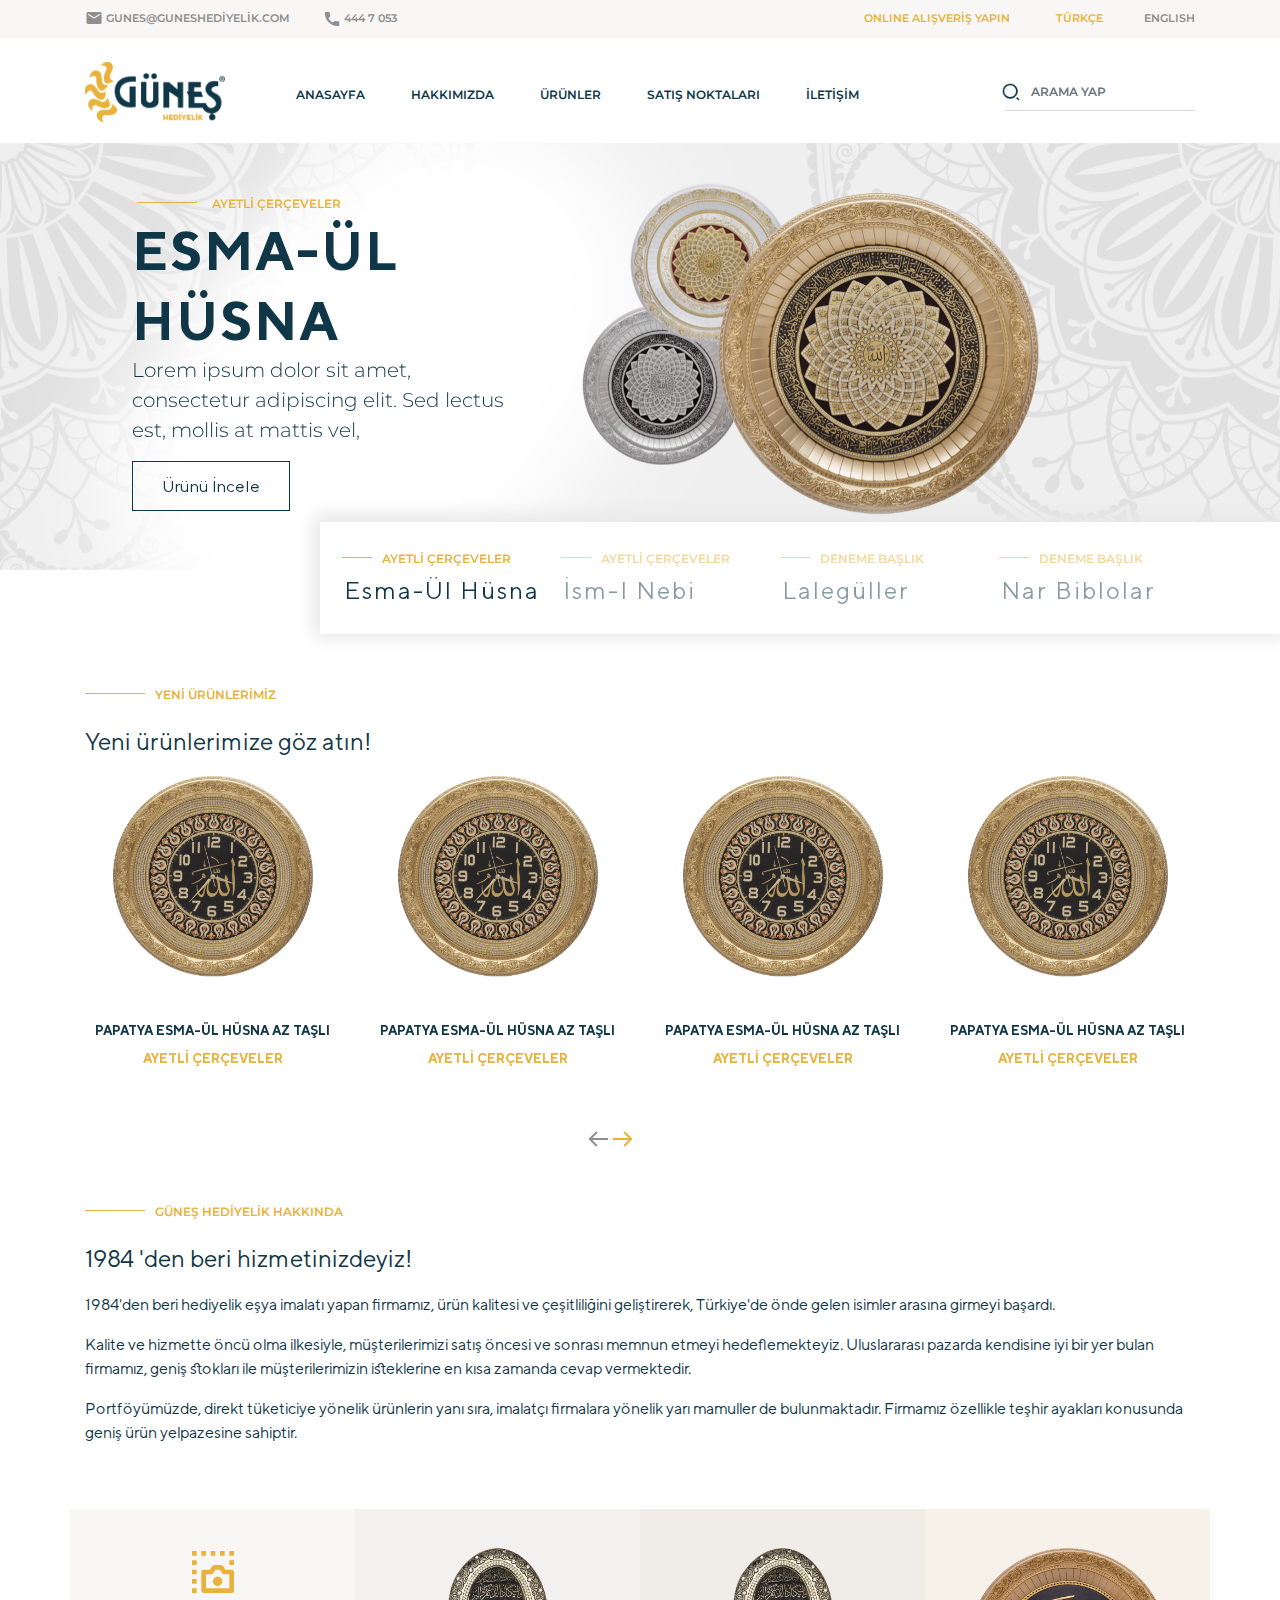
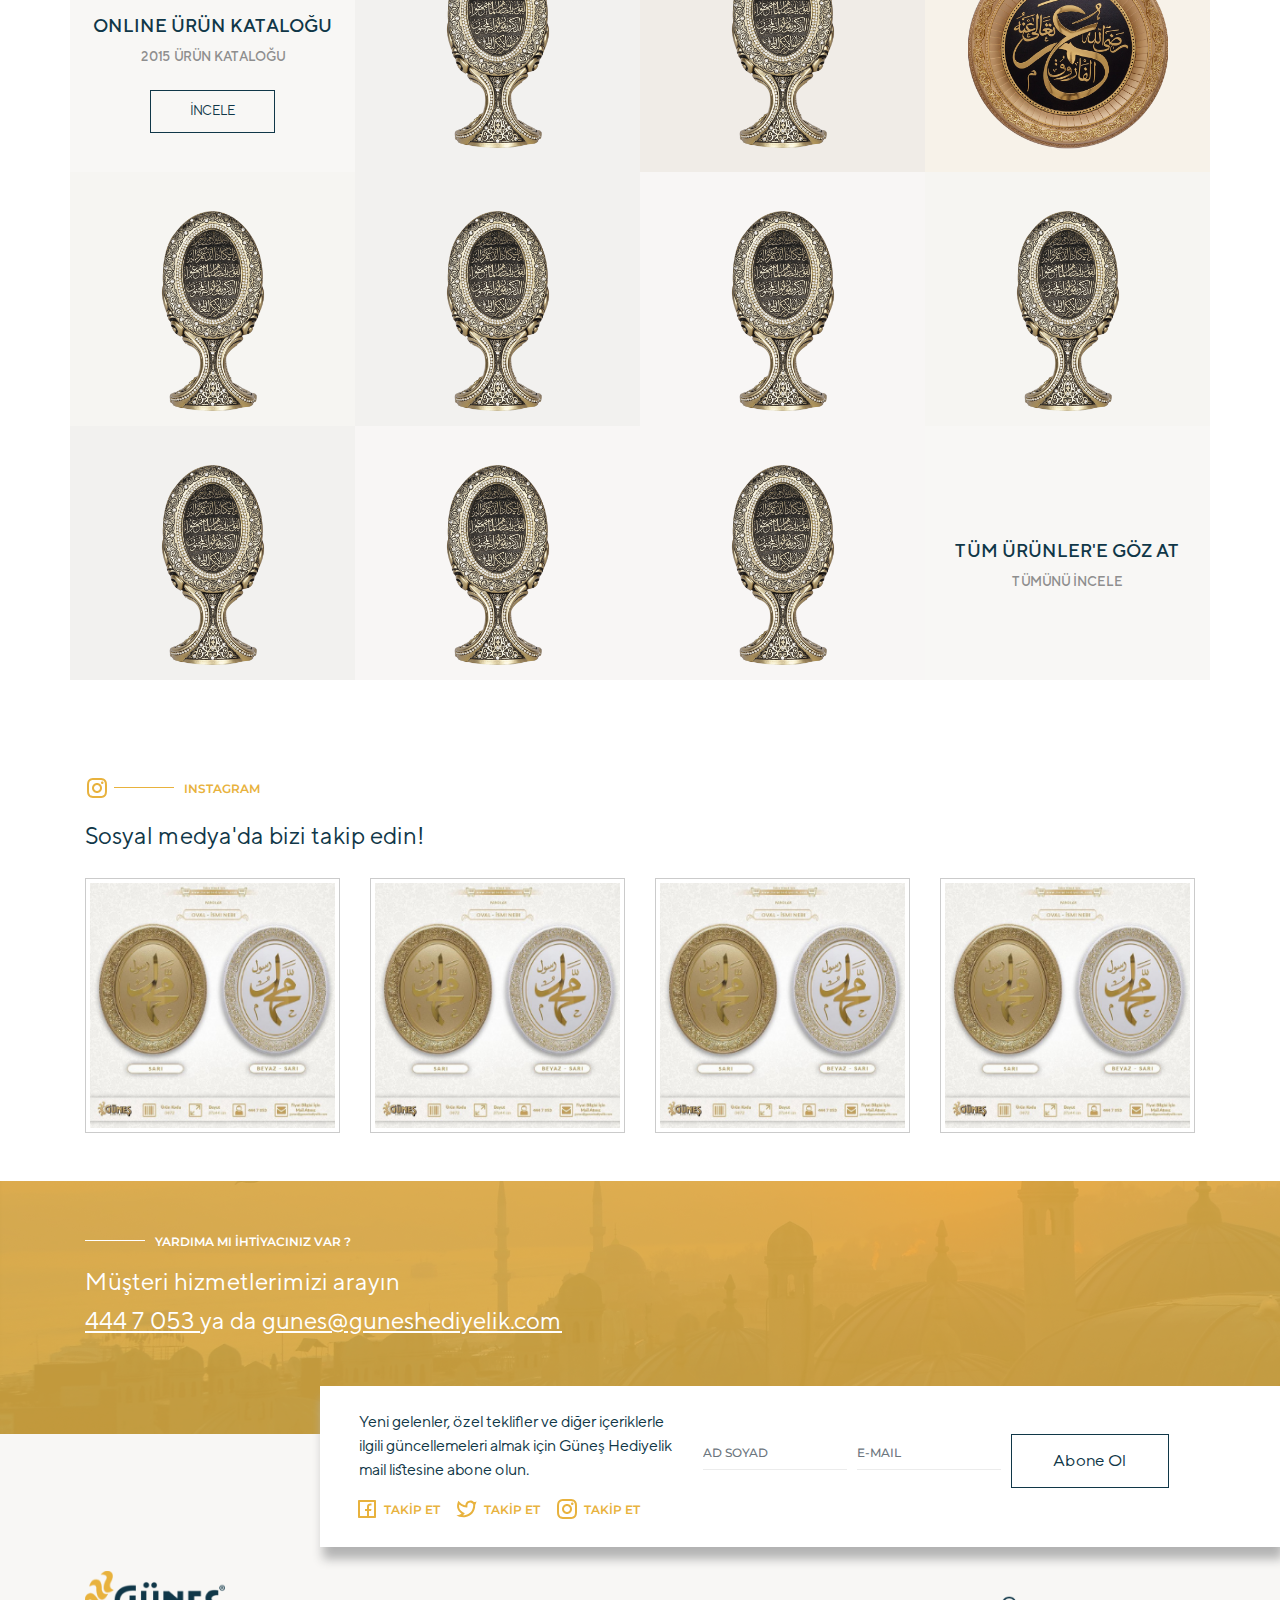
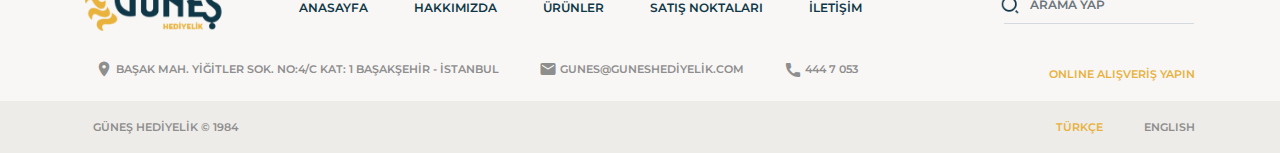
<file: index.html>
<!DOCTYPE html>
<html lang="en">
<head>
	<meta charset="UTF-8">
	<meta name="viewport" content="width=device-width, initial-scale=1, shrink-to-fit=no">
	<title>Document</title>
	<link href="https://fonts.googleapis.com/icon?family=Material+Icons" rel="stylesheet">
	<link rel="stylesheet" href="fonts/font.css">
	<link rel="stylesheet" href="css/bootstrap.css">
	<link rel="stylesheet" href="style.css">
	<link rel="stylesheet" href="responsive.css">
</head>
<body>
	<!--header-->
	<header>
		<!--top header-->
		<div class="topheader">
			<div class="container">
				<div class="row">
					<!--Left UP-->
					<div class="col-sm-12 col-md-6 col-lg-6 col-xl-6">
						<div class="row">
							<div class="col-8 col-sm-6 col-md-8 col-lg-6 col-xl-5">
								<i class="material-icons" style="font-weight: 500;margin-top:-2px">markunread</i> <span>GUNES@GUNESHEDİYELİK.COM</span>
							</div>
							<div class="col col-sm-3 col-md-4 col-lg-3 col-xl-3 text-right text-md-left">
								<i class="material-icons">local_phone</i> <span>444 7 053</span>
							</div>
						</div>
					</div>
					<!--Right UP-->
					<div class="col-sm-12 col-md-6 col-lg-6 col-xl-6 right-up text-left text-md-right">
						<div class="row ml-auto mt-3 mt-md-0">
							<div class="col-7 col-sm-6 col-md-12 col-lg-8 col-xl-8">
								<a href="">ONLINE ALIŞVERİŞ YAPIN</a>
							</div>
							<div class="col-2 col-sm-12 col-md-12 col-lg-2 col-xl-2">
								<a href="">TÜRKÇE</a>
							</div>
							<div class="col-2 col-sm-12 col-md-12 col-lg-2 col-xl-2">
								<a href="" class="hover">ENGLISH</a>
							</div>
						</div>
					</div>
				</div>
			</div>
		</div>
		<!--bottom header-->
		<div class="bottomheader">
			<!-- Navigation -->
			<nav class="navbar navbar-expand-lg  static-top navbar-light mt-3">
				<div class="container">
					<a class="navbar-brand sc mr-5" href="index.html">
						<img src="images/logo.png" alt="">
					</a>
					<button class="navbar-toggler" type="button" data-toggle="collapse" data-target="#navbarResponsive" aria-controls="navbarResponsive" aria-expanded="false" aria-label="Toggle navigation">
						<span class="navbar-toggler-icon"></span>
					</button>
					<div class="collapse navbar-collapse" id="navbarResponsive">
						<ul class="navbar-nav ozel-nav">
							<li class="nav-item ">
								<a class="nav-link sc" href="index.html">Anasayfa
									<span class="sr-only">(current)</span>
								</a>
							</li>
							<li class="nav-item">
								<a class="nav-link link" href="hakkimizda.html">Hakkımızda</a>
							</li>
							<li class="nav-item">
								<a class="nav-link" href="urunler.html">Ürünler</a>
							</li>
							<li class="nav-item satisnoktalari">
								<a class="nav-link" href="satisnoktalari.html">Satış Noktaları</a>
							</li>
							<li class="nav-item">
								<a class="nav-link" href="iletisim.html">İLETİŞİM</a>
							</li>
						</ul>
						<form class="form-inline ml-auto " id="search-bar">
							<button type="submit"></button>
							<input class="form-control header-search" type="search" placeholder="ARAMA YAP" aria-label="Search">
						</form>
					</div>

				</div>
			</nav>
		</div>
	</header>
	<!--header end-->
	<!---Kayan Alan-->
	<div class="slidek mt-2">
		<div class="bd-example">
			<div id="carouselExampleCaptions" class="carousel slide " data-ride="carousel">
				<!--
				<ol class="carousel-indicators">
					<li data-target="#carouselExampleCaptions" data-slide-to="0" class="active"></li>
					<li data-target="#carouselExampleCaptions" data-slide-to="1"></li>
					<li data-target="#carouselExampleCaptions" data-slide-to="2"></li>
				</ol>
			-->
			<div class="carousel-inner">
				<!--item-->
				<div class="carousel-item active">
					<img src="images/slider.png" class="d-block img-fluid slidek-img" alt="...">
					<div class="container carousel-caption mekran">
						<div class="rows">
							<div class="col-sm-7 col-md-7 col-xl-7 col-lg-7 text-left">
								<div class="s-baslik">AYETLİ ÇERÇEVELER</div>
								<span>ESMA-ÜL HÜSNA</span>
								<p class="">Lorem ipsum dolor sit amet, consectetur adipiscing elit. Sed lectus est, mollis at mattis vel,</p>
								<a href="" class="btn rounded-0 ozelbuton">Ürünü İncele</a>
							</div>
						</div>
					</div>
				</div>
				<!--item-->
				<div class="carousel-item">
					<img src="images/slider.png" class="d-block img-fluid slidek-img" alt="...">
					<div class="container carousel-caption mekran">
						<div class="rows">
							<div class="col-sm-7 col-md-7 col-xl-7 col-lg-7 text-left">
								<div class="s-baslik ">AYETLİ ÇERÇEVELER</div>
								<span>ESMA-ÜL HÜSNA</span>
								<p class="">Lorem ipsum dolor sit amet, consectetur adipiscing elit. Sed lectus est, mollis at mattis vel,</p>
								<a href="" class="btn rounded-0 ozelbuton">Ürünü İncele</a>
							</div>
						</div>
					</div>
				</div>
				<!--item-->
				<div class="carousel-item">
					<img src="images/slider.png" class="d-block img-fluid slidek-img" alt="...">
					<div class="container carousel-caption mekran">
						<div class="rows">
							<div class="col-sm-7 col-md-7 col-xl-7 col-lg-7 text-left">
								<div class="s-baslik">AYETLİ ÇERÇEVELER</div>
								<span>DENEME BAŞLIK 3</span>
								<p class="">Lorem ipsum dolor sit amet, consectetur adipiscing elit. Sed lectus est, mollis at mattis vel,</p>
								<a href="" class="btn rounded-0 ozelbuton">Ürünü İncele</a>
							</div>
						</div>
					</div>
				</div>
				<!--item-->
				<div class="carousel-item">
					<img src="images/slider.png" class="d-block img-fluid slidek-img" alt="...">
					<div class="container carousel-caption mekran">
						<div class="rows">
							<div class="col-sm-7 col-md-7 col-xl-7 col-lg-7 text-left">
								<div class="s-baslik">AYETLİ ÇERÇEVELER</div>
								<span>DENEME BAŞLIK 3</span>
								<p class="">Lorem ipsum dolor sit amet, consectetur adipiscing elit. Sed lectus est, mollis at mattis vel,</p>
								<a href="" class="btn rounded-0 ozelbuton">Ürünü İncele</a>
							</div>
						</div>
					</div>
				</div>
			</div><!--inner end-->
			<div class="col-sm-12 col-md-12 col-lg-10 col-xl-9 altgider float-right pt-4 pl-4 pb-4 pr-5 mt-sm-1 mt-lg-n5 ">
				<ul class="slide-ul">
					<li data-target="#carouselExampleCaptions" data-slide-to="0" class="active">
						<div class="slide-baslik">AYETLİ ÇERÇEVELER</div>
						<div class="slide-altbaslik">esma-ül hüsna</div>
					</li>
					<li data-target="#carouselExampleCaptions" data-slide-to="1">
						<div class="slide-baslik">AYETLİ ÇERÇEVELER</div>
						<div class="slide-altbaslik">İsm-i Nebi</div>
					</li>
					<li data-target="#carouselExampleCaptions" data-slide-to="2">
						<div class="slide-baslik">Deneme Başlık</div>
						<div class="slide-altbaslik">Lalegüller</div>
					</li>
					<li data-target="#carouselExampleCaptions" data-slide-to="3">
						<div class="slide-baslik">Deneme Başlık</div>
						<div class="slide-altbaslik">Nar Biblolar</div>
					</li>
				</ul>
			</div>

		</div>
	</div>
</div>
<!---Kayan Alan End-->
<div class="clearfix"></div>
<!--yeni urunler-->
<div class="container yeniurunler mt-5">
	<div class="row">
		<div class="col-lg-12">
			<div class="yeniurunler-baslik">YENİ ÜRÜNLERİMİZ</div>
			<div class="yeniurunler-altbaslik">Yeni ürünlerimize göz atın!</div>
		</div>
	</div>
	<div class="rowd">
		<div id="kayanUrunler" class="carousel slide" data-ride="carousel">
			<div class="carousel-inner">
				<div class="carousel-item active">
					<div class="row">
						<!--urunitem-->
						<a href="urun.html">
							<div class="col-12 col-sm-6 col-md-6 col-lg-3 col-xl-3 text-center urunitem">
								<img src="images/urun.png" alt="" class="img-fluid">
								<div class="urun-cont">
									<span class="detail">56 CM</span> <span class="detail">4 RENK</span> <span class="detail">#2317</span>
									<div class="urun-title">PAPATYA ESMA-ÜL HÜSNA AZ TAŞLI</div>
									<div class="urun-categories mb-3">AYETLİ ÇERÇEVELER</div>
									<a href="urun.html" class="btn detail-button rounded-0">İNCELE</a>
								</div>

							</div>
						</a>
						<!--urunitem end-->
						<!--urunitem-->
						<a href="urun.html">
							<div class="col-12 col-sm-6 col-md-6 col-lg-3 col-xl-3 text-center urunitem">
								<img src="images/urun.png" alt="" class="img-fluid">
								<div class="urun-cont">
									<span class="detail">56 CM</span> <span class="detail">4 RENK</span> <span class="detail">#2317</span>
									<div class="urun-title">PAPATYA ESMA-ÜL HÜSNA AZ TAŞLI</div>
									<div class="urun-categories mb-3">AYETLİ ÇERÇEVELER</div>
									<a href="urun.html" class="btn detail-button rounded-0">İNCELE</a>
								</div>

							</div>
						</a>
						<!--urunitem end-->
						<!--urunitem-->
						<a href="urun.html">
							<div class="col-12 col-sm-6 col-md-6 col-lg-3 col-xl-3 text-center urunitem">
								<img src="images/urun.png" alt="" class="img-fluid">
								<div class="urun-cont">
									<span class="detail">56 CM</span> <span class="detail">4 RENK</span> <span class="detail">#2317</span>
									<div class="urun-title">PAPATYA ESMA-ÜL HÜSNA AZ TAŞLI</div>
									<div class="urun-categories mb-3">AYETLİ ÇERÇEVELER</div>
									<a href="urun.html" class="btn detail-button rounded-0">İNCELE</a>
								</div>

							</div>
						</a>
						<!--urunitem end-->
						<!--urunitem-->
						<a href="urun.html">
							<div class="col-12 col-sm-6 col-md-6 col-lg-3 col-xl-3 text-center urunitem">
								<img src="images/urun.png" alt="" class="img-fluid">
								<div class="urun-cont">
									<span class="detail">56 CM</span> <span class="detail">4 RENK</span> <span class="detail">#2317</span>
									<div class="urun-title">PAPATYA ESMA-ÜL HÜSNA AZ TAŞLI</div>
									<div class="urun-categories mb-3">AYETLİ ÇERÇEVELER</div>
									<a href="urun.html" class="btn detail-button rounded-0">İNCELE</a>
								</div>

							</div>
						</a>
						<!--urunitem end-->

					</div><!--URUN ROW END-->
				</div><!--Crousl-->
				<div class="carousel-item">
					<div class="row">
						<!--urunitem-->
						<a href="urun.html">
							<div class="col-12 col-sm-6 col-md-6 col-lg-3 col-xl-3 text-center urunitem">
								<img src="images/urun.png" alt="" class="img-fluid">
								<div class="urun-cont">
									<span class="detail">56 CM</span> <span class="detail">4 RENK</span> <span class="detail">#2317</span>
									<div class="urun-title">PAPATYA ESMA-ÜL HÜSNA AZ TAŞLI</div>
									<div class="urun-categories mb-3">AYETLİ ÇERÇEVELER</div>
									<a href="urun.html" class="btn detail-button rounded-0">İNCELE</a>
								</div>

							</div>
						</a>
						<!--urunitem end-->
						<!--urunitem-->
						<a href="urun.html">
							<div class="col-12 col-sm-6 col-md-6 col-lg-3 col-xl-3 text-center urunitem">
								<img src="images/urun.png" alt="" class="img-fluid">
								<div class="urun-cont">
									<span class="detail">56 CM</span> <span class="detail">4 RENK</span> <span class="detail">#2317</span>
									<div class="urun-title">PAPATYA ESMA-ÜL HÜSNA AZ TAŞLI</div>
									<div class="urun-categories mb-3">AYETLİ ÇERÇEVELER</div>
									<a href="urun.html" class="btn detail-button rounded-0">İNCELE</a>
								</div>

							</div>
						</a>
						<!--urunitem end-->
						<!--urunitem-->
						<a href="urun.html">
							<div class="col-12 col-sm-6 col-md-6 col-lg-3 col-xl-3 text-center urunitem">
								<img src="images/urun.png" alt="" class="img-fluid">
								<div class="urun-cont">
									<span class="detail">56 CM</span> <span class="detail">4 RENK</span> <span class="detail">#2317</span>
									<div class="urun-title">PAPATYA ESMA-ÜL HÜSNA AZ TAŞLI</div>
									<div class="urun-categories mb-3">AYETLİ ÇERÇEVELER</div>
									<a href="urun.html" class="btn detail-button rounded-0">İNCELE</a>
								</div>

							</div>
						</a>
						<!--urunitem end-->
						<!--urunitem-->
						<a href="urun.html">
							<div class="col-12 col-sm-6 col-md-6 col-lg-3 col-xl-3 text-center urunitem">
								<img src="images/urun.png" alt="" class="img-fluid">
								<div class="urun-cont">
									<span class="detail">56 CM</span> <span class="detail">4 RENK</span> <span class="detail">#2317</span>
									<div class="urun-title">PAPATYA ESMA-ÜL HÜSNA AZ TAŞLI</div>
									<div class="urun-categories mb-3">AYETLİ ÇERÇEVELER</div>
									<a href="urun.html" class="btn detail-button rounded-0">İNCELE</a>
								</div>

							</div>
						</a>
						<!--urunitem end-->

					</div><!--URUN ROW END-->
				</div><!--Crousl-->

			</div>
			<div class="text-center urunPrevNext mt-3 mt-md-0">
				<a class="urunKayanPrev" href="#kayanUrunler" role="button" data-slide="prev" >
					<i></i>
				</a>
				<a class="urunKayanNext" href="#kayanUrunler" role="button" data-slide="next">
					<i></i>
				</a>
			</div>
		</div>
	</div>
</div>
<!--yeni urunler end-->
<div class="clearfix"></div>
<!--bio -->
<div class="container mt-5">
	<div class="row mt-3">
		<div class="col-lg-12">
			<div class="yeniurunler-baslik">GÜNEŞ HEDİYELİK HAKKINDA</div>
			<div class="yeniurunler-altbaslik">1984 'den beri hizmetinizdeyiz!</div>
		</div>
		<div class="col-lg-12 text-gunes">
			<p>
				1984'den beri hediyelik eşya imalatı yapan firmamız, ürün kalitesi ve çeşitliliğini geliştirerek, Türkiye'de önde gelen isimler arasına girmeyi başardı.
			</p>
			<p>
				Kalite ve hizmette öncü olma ilkesiyle, müşterilerimizi satış öncesi ve sonrası memnun etmeyi hedeflemekteyiz. Uluslararası pazarda kendisine iyi bir yer bulan firmamız, geniş stokları ile müşterilerimizin isteklerine en kısa zamanda cevap vermektedir.
			</p>
			<p>
				Portföyümüzde, direkt tüketiciye yönelik ürünlerin yanı sıra, imalatçı firmalara yönelik yarı mamuller de bulunmaktadır. Firmamız özellikle teşhir ayakları konusunda geniş ürün yelpazesine sahiptir.
			</p>
		</div>
	</div>
</div>
<!--bio end-->
<!--Portfolyo-->
<div class="container portfolyo mt-5">
	<div class="row mt-5">
		<!--segment-->
		<div class="col-12 col-sm-12 col-md-6 col-lg-3 col-xl-3 text-center port-urun" style="background-color:#F8F7F5">
			<img src="images/portfolyo.png" alt="" class="img-fluid mt-4">
			<div class="port-baslik mt-3">ONLINE ÜRÜN KATALOĞU</div>
			<div class="port-k-tarih mt-2">2015 ÜRÜN KATALOĞU</div>
			<a href="urun.html" class="btn port-detail rounded-0 mt-4 mb-4">İNCELE</a>
		</div>
		<!--segment end-->
		<!--segment-->
		<div class="col-12 col-sm-12 col-md-6 col-lg-3 col-xl-3 text-center port-urun port-hover" style="background-color:#99908221">
			<img src="images/9392.png" alt="" class="img-fluid mt-4">
			<div class="caption pt-5">
				<div class="port-name mt-5">Lalegüller</div>
				<a href="urun.html" class="btn port-detail2 rounded-0 mt-4 mb-4">
					HEMEN İNCELE <i class="material-icons">arrow_forward</i>
				</a>
			</div>	
		</div>
		<!--segment end-->
		<!--segment-->
		<div class="col-12 col-sm-12 col-md-6 col-lg-3 col-xl-3 text-center port-urun port-hover" style="background-color:#8B6B4721">
			<img src="images/9392.png" alt="" class="img-fluid mt-4">
			<div class="caption pt-5">
				<div class="port-name mt-5">Lalegüller</div>
				<a href="urun.html" class="btn port-detail2 rounded-0 mt-4 mb-4">
					HEMEN İNCELE <i class="material-icons">arrow_forward</i>
				</a>
			</div>	
		</div>
		<!--segment end-->
		<!--segment-->
		<div class="col-12 col-sm-12 col-md-6 col-lg-3 col-xl-3 text-center port-urun port-hover" style="background-color:#C0985821">
			<img src="images/port.png" alt="" class="img-fluid mt-4">
			<div class="caption pt-5">
				<div class="port-name mt-5">Lalegüller</div>
				<a href="urun.html" class="btn port-detail2 rounded-0 mt-4 mb-4">
					HEMEN İNCELE <i class="material-icons">arrow_forward</i>
				</a>
			</div>	
		</div>
		<!--segment end-->
		<!--segment-->
		<div class="col-12 col-sm-12 col-md-6 col-lg-3 col-xl-3 text-center port-urun port-hover" style="background-color:#BDAE9C21">
			<img src="images/9392.png" alt="" class="img-fluid mt-4">
			<div class="caption pt-5">
				<div class="port-name mt-5">Lalegüller</div>
				<a href="urun.html" class="btn port-detail2 rounded-0 mt-4 mb-4">
					HEMEN İNCELE <i class="material-icons">arrow_forward</i>
				</a>
			</div>	
		</div>
		<!--segment end-->
		<!--segment-->
		<div class="col-12 col-sm-12 col-md-6 col-lg-3 col-xl-3 text-center port-urun port-hover" style="background-color:#99908221">
			<img src="images/9392.png" alt="" class="img-fluid mt-4">
			<div class="caption pt-5">
				<div class="port-name mt-5">Lalegüller</div>
				<a href="urun.html" class="btn port-detail2 rounded-0 mt-4 mb-4">
					HEMEN İNCELE <i class="material-icons">arrow_forward</i>
				</a>
			</div>	
		</div>
		<!--segment end-->
		<!--segment-->
		<div class="col-12 col-sm-12 col-md-6 col-lg-3 col-xl-3 text-center port-urun port-hover" style="background-color:#C7BDB321">
			<img src="images/9392.png" alt="" class="img-fluid mt-4">
			<div class="caption pt-5">
				<div class="port-name mt-5">Lalegüller</div>
				<a href="urun.html" class="btn port-detail2 rounded-0 mt-4 mb-4">
					HEMEN İNCELE <i class="material-icons">arrow_forward</i>
				</a>
			</div>	
		</div>
		<!--segment end-->
		<!--segment-->
		<div class="col-12 col-sm-12 col-md-6 col-lg-3 col-xl-3 text-center port-urun port-hover" style="background-color:#BDAE9C21">
			<img src="images/9392.png" alt="" class="img-fluid mt-4">
			<div class="caption pt-5">
				<div class="port-name mt-5">Lalegüller</div>
				<a href="urun.html" class="btn port-detail2 rounded-0 mt-4 mb-4">
					HEMEN İNCELE <i class="material-icons">arrow_forward</i>
				</a>
			</div>	
		</div>
		<!--segment end-->
		<!--segment-->
		<div class="col-12 col-sm-12 col-md-6 col-lg-3 col-xl-3 text-center port-urun port-hover" style="background-color:#99908221">
			<img src="images/9392.png" alt="" class="img-fluid mt-4">
			<div class="caption pt-5">
				<div class="port-name mt-5">Lalegüller</div>
				<a href="urun.html" class="btn port-detail2 rounded-0 mt-4 mb-4">
					HEMEN İNCELE <i class="material-icons">arrow_forward</i>
				</a>
			</div>	
		</div>
		<!--segment end-->
		<!--segment-->
		<div class="col-12 col-sm-12 col-md-6 col-lg-3 col-xl-3 text-center port-urun port-hover" style="background-color:#C7BDB321">
			<img src="images/9392.png" alt="" class="img-fluid mt-4">
			<div class="caption pt-5">
				<div class="port-name mt-5">Lalegüller</div>
				<a href="urun.html" class="btn port-detail2 rounded-0 mt-4 mb-4">
					HEMEN İNCELE <i class="material-icons">arrow_forward</i>
				</a>
			</div>	
		</div>
		<!--segment end-->
		<!--segment-->
		<div class="col-12 col-sm-12 col-md-6 col-lg-3 col-xl-3 text-center port-urun port-hover" style="background-color:#C7BDB321">
			<img src="images/9392.png" alt="" class="img-fluid mt-4">
			<div class="caption pt-5">
				<div class="port-name mt-5">Lalegüller</div>
				<a href="urun.html" class="btn port-detail2 rounded-0 mt-4 mb-4">
					HEMEN İNCELE <i class="material-icons">arrow_forward</i>
				</a>
			</div>	
		</div>
		<!--segment end-->
		<!--segment-->
		<div class="col-12 col-sm-12 col-md-6 col-lg-3 col-xl-3 text-center port-urun" style="background-color:#F8F7F5">
			<div class="port-baslik mt-5 pt-5">TÜM ÜRÜNLER'E GÖZ AT</div>
			<a href="urun.html" class="mt-4 mb-4"><div class="port-k-tarih mt-2">TÜMÜNÜ İNCELE</div></a>
		</div>
		<!--segment end-->
	</div>
</div>
<!--Portfolyo end-->
<div class="clearfix"></div>
<!--Social Media-->
<div class="social-media-panel pt-5">
	<div class="container mt-5">
		<div class="row">
			<div class="col-lg-12">
				<i class="ins-img"></i> <div class="yeniurunler-baslik">INSTAGRAM</div>
				<div class="yeniurunler-altbaslik">Sosyal medya'da bizi takip edin!</div>
			</div>
		</div>
		<div class="row mt-2">
			<div class="col-12 col-sm-12 col-md-3 col-lg-3 col-xl-3 mx-auto">
				<img src="images/social.png" alt="" class="img-thumbnail rounded-0">
			</div>
			<div class="col-12 col-sm-12 col-md-3 col-lg-3 col-xl-3 mx-auto">
				<img src="images/social.png" alt="" class="img-thumbnail rounded-0">
			</div>
			<div class="col-12 col-sm-12 col-md-3 col-lg-3 col-xl-3 mx-auto">
				<img src="images/social.png" alt="" class="img-thumbnail rounded-0">
			</div>
			<div class="col-12 col-sm-12 col-md-3 col-lg-3 col-xl-3 mx-auto">
				<img src="images/social.png" alt="" class="img-thumbnail rounded-0">
			</div>
		</div>
	</div>
</div>
<!--Social Media end-->
<div class="clearfix"></div>
<!--footer-->
<footer class="mt-5">
	<div class="foot-top mt-5">
		<div class="container">
			<div class="row">
				<div class="col-lg-12 pt-5 pb-5">
					<div class="footer-top-baslik">YARDIMA MI İHTİYACINIZ VAR ?</div>
					<div class="footer-top-altbaslik mb-5">Müşteri hizmetlerimizi arayın <div class="ayirbakam"></div>
					<u><a href="tel:4447053">444 7 053 </a> </u>ya da <a href="mailto:gunes@guneshediyelik.com"><u>gunes@guneshediyelik.com</u></a>
				</div>
			</div>
		</div>
	</div>
	<div class="col-sm-12 col-md-12 col-lg-10 col-xl-9 altgider-footer float-right pt-4 pl-4 pb-4 pr-5 mt-sm-1 mt-lg-n5 d-flex flex-row-reverse ">
		<div class="container ozel-container">
			<div class="row">
				<div class="col-12 col-sm-12 col-md-6 col-lg-5 col-xl-5 footer-ozeltext">
					Yeni gelenler, özel teklifler ve diğer içeriklerle ilgili güncellemeleri almak için Güneş Hediyelik 
					mail listesine abone olun.
					<div class="takip-et">
						<a href=""><span><i class="t-facebook"></i> TAKİP ET</span></a>
						<a href=""><span><i class="t-twitter"></i> TAKİP ET</span></a>
						<a href=""><span><i class="t-instagram"></i> TAKİP ET</span></a>
					</div>
				</div>
				<div class="col-12 col-sm-12 col-md-6 col-lg-7 col-xl-7 pt-4">
					<form>
						<div class="form-row footer-form">
							<div class="col-sm-6 col-md-6 col-lg-4 col-xl-4">
								<input type="text" class="form-control" placeholder="AD SOYAD">
							</div>
							<div class="col-sm-6 col-md-6 col-lg-4 col-xl-4 mb-sm-3 mb-md-0">
								<input type="text" class="form-control" placeholder="E-MAIL">
							</div>
							<div class="col-sm-12 col-md-12 col-lg-3 col-xl-3 mt-sm-3 mt-md-0">
								<button type="submit" class="ozel-submit">Abone Ol</button>
							</div>
						</div>
					</form>
				</div>
			</div>
		</div>
	</div>
</div>
<div class="clearfix"></div>
<div class="footer-middle">
	<!-- Navigation -->
	<div class="container mt-4">
		<div class="row">
			<div class="col-sm-4 col-md-4 col-lg-2 col-xl-2">
				<a class="navbar-brand sc mr-5" href="index.html">
					<img src="images/logo.png" alt="">
				</a>
			</div>
			<div class="col-sm-8 col-md-8 col-lg-10 col-xl-10 navbar navbar-expand-lg ">
				<ul class="navbar-nav ozel-nav ozel-inline">
					<li class="nav-item ">
						<a class="nav-link sc" href="#hakkimizda">Anasayfa
							<span class="sr-only">(current)</span>
						</a>
					</li>
					<li class="nav-item">
						<a class="nav-link link" href="#hakkimizda">Hakkımızda</a>
					</li>
					<li class="nav-item">
						<a class="nav-link" href="#hizmetlerimiz">Ürünler</a>
					</li>
					<li class="nav-item satisnoktalari">
						<a class="nav-link" href="#ozelliklerimiz">Satış Noktaları</a>
					</li>
					<li class="nav-item">
						<a class="nav-link" href="#iletisim">İLETİŞİM</a>
					</li>
				</ul>
				<form class="form-inline ml-3 ml-md-0 ml-lg-auto d-none d-md-block" id="search-bar">
					<button type="submit"></button>
					<input class="form-control header-search" type="search" placeholder="ARAMA YAP" aria-label="Search">
				</form>
			</div>
		</div>
	</div>
	<div class="container mt-3 mb-3">
		<div class="row">
			<div class="col-sm-12 col-md-12 col-lg-9 col-xl-9">
				<div class="f-t">
					<i class="material-icons" style="font-weight: 500;margin-top:-2px">place</i> <span>BAŞAK MAH. YİĞİTLER SOK. NO:4/C KAT: 1 BAŞAKŞEHİR - İSTANBUL</span>
				</div>
				<div class="f-t">
					<i class="material-icons" style="font-weight: 500;margin-top:-2px">markunread</i> <span>GUNES@GUNESHEDİYELİK.COM</span>
				</div>
				<div class="f-t">
					<i class="material-icons">local_phone</i> <span>444 7 053</span>
				</div>
			</div>
			<div class="col-sm-12 col-md-12 col-lg-3 col-xl-3 text-center text-md-right">
				<a href="" class="fnt11">ONLINE ALIŞVERİŞ YAPIN</a>

			</div>
		</div>
	</div>
</div>
<div class="">
	<div class="topheader footer-bottom ">
		<div class="container">
			<div class="row pt-2 pb-2">
				<!--Left UP-->
				<div class="col col-sm-6 col-md-6 col-lg-6 col-xl-6">
					<div class="row">
						<div class="col-sm-12 col-md-12 col-lg-6 col-xl-5 ml-2">
							GÜNEŞ HEDİYELİK © 1984
						</div>

					</div>
				</div>
				<!--Right UP-->
				<div class="col-4 col-sm-6 col-md-6 col-lg-6 col-xl-6 right-up text-right">
					<div class="row ml-auto text-right">
						<div class="col-sm-12 col-md-12 col-lg-8 col-xl-8">
						</div>
						<div class="col-sm-12 col-md-12 col-lg-2 col-xl-2">
							<a href="">TÜRKÇE</a>
						</div>
						<div class="col-sm-12 col-md-12 col-lg-2 col-xl-2">
							<a href="" class="hover">ENGLISH</a>
						</div>
					</div>
				</div>
			</div>
		</div>
	</div>
</div>
</footer>
<!--footer end-->
<!--SC--->
<script src="js/jquery.min.js"></script>
<script src="js/bootstrap.js"></script>
<script>
	$('#kayanUrunler').carousel({
		interval: 10000
	});
</script>
<script type="text/javascript">
	$("[rel='tooltip']").tooltip();    

	$('.thumbnail').hover(
		function(){
            $(this).find('.caption').slideDown(0); //.fadeIn(250)
        },
        function(){
           // $(this).find('.caption').slideUp(0); //.fadeOut(205)
            $(this).find('.caption').slideToggle("fast"); //.fadeOut(205)
        }
        ); 
    </script>
    <script>
    	$( document ).ready(function() {
    		$("[rel='tooltip']").tooltip();    

    		$('.port-hover').hover(
    			function(){
            $(this).find('.caption').slideDown(100); //.fadeIn(250)
        },
        function(){
            $(this).find('.caption').slideUp(225); //.fadeOut(205)
        }
        ); 
    	});
    </script>
</body>
</html>
</file>
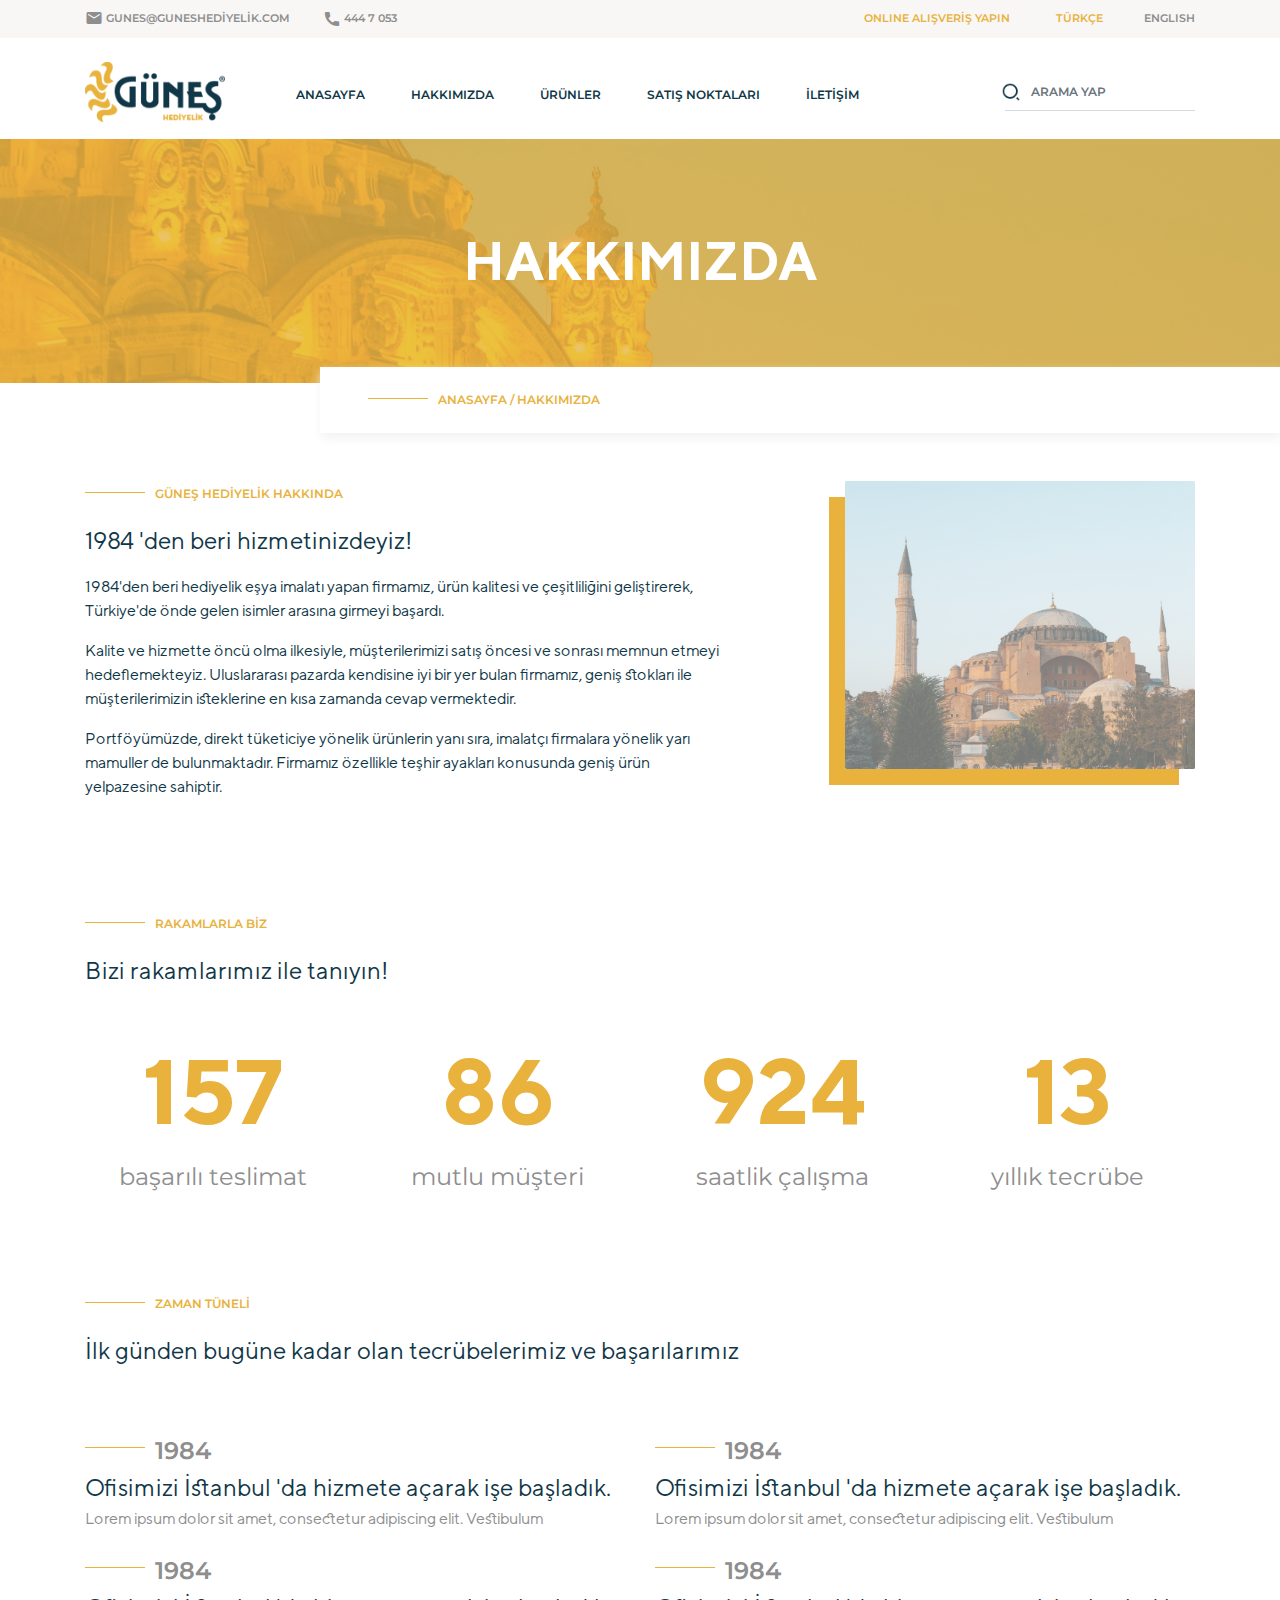
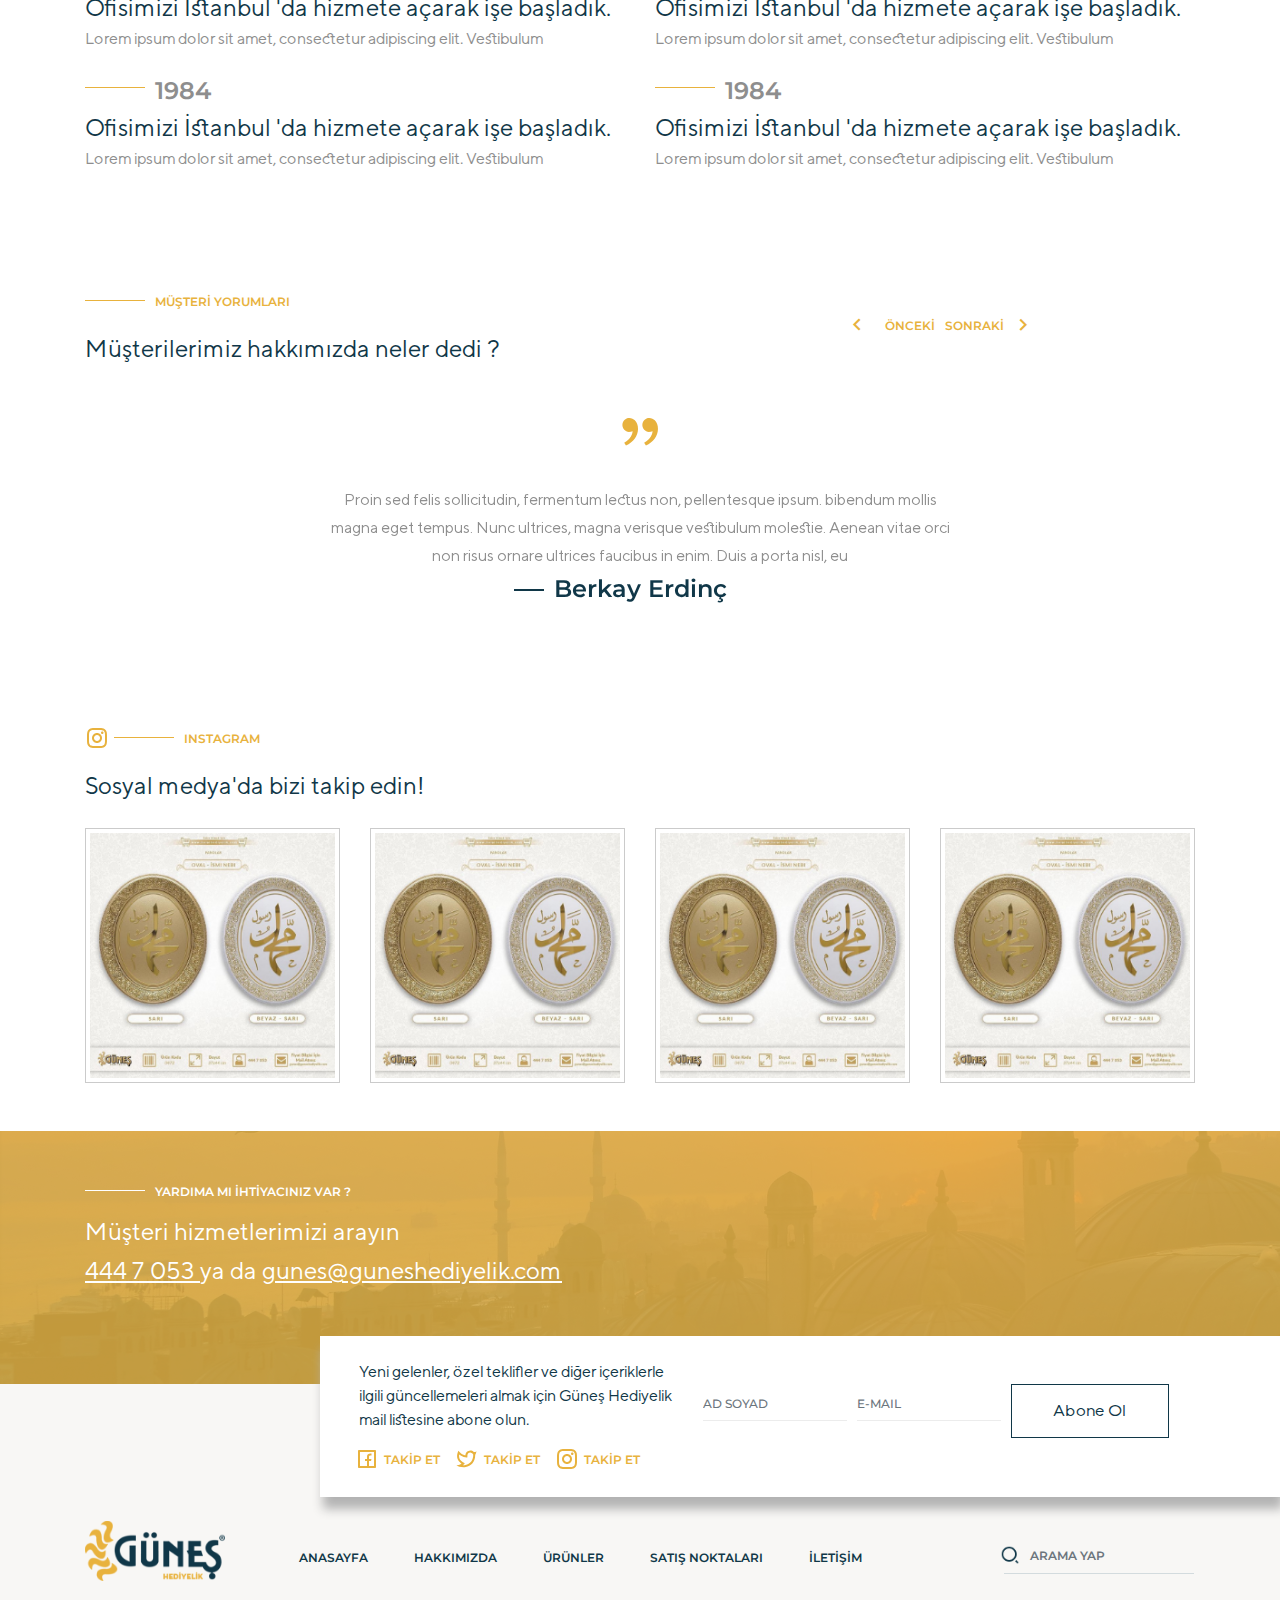
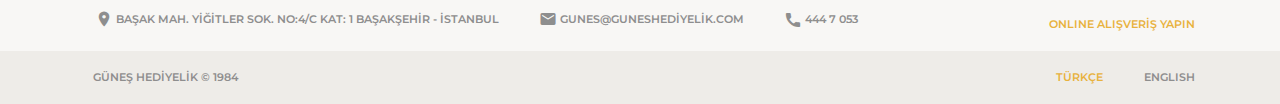
<file: hakkimizda.html>
<!DOCTYPE html>
<html lang="en">
<head>
	<meta charset="UTF-8">
	<meta name="viewport" content="width=device-width, initial-scale=1, shrink-to-fit=no">
	<title>Document</title>
	<link href="https://fonts.googleapis.com/icon?family=Material+Icons" rel="stylesheet">
	<link rel="stylesheet" href="fonts/font.css">
	<link rel="stylesheet" href="css/bootstrap.css">
	<link rel="stylesheet" href="style.css">
	<link rel="stylesheet" href="responsive.css">
</head>
<body>
	<!--header-->
	<header>
		<!--top header-->
		<div class="topheader">
			<div class="container">
				<div class="row">
					<!--Left UP-->
					<div class="col-sm-12 col-md-6 col-lg-6 col-xl-6">
						<div class="row">
							<div class="col-8 col-sm-6 col-md-8 col-lg-6 col-xl-5">
								<i class="material-icons" style="font-weight: 500;margin-top:-2px">markunread</i> <span>GUNES@GUNESHEDİYELİK.COM</span>
							</div>
							<div class="col col-sm-3 col-md-4 col-lg-3 col-xl-3 text-right text-md-left">
								<i class="material-icons">local_phone</i> <span>444 7 053</span>
							</div>
						</div>
					</div>
					<!--Right UP-->
					<div class="col-sm-12 col-md-6 col-lg-6 col-xl-6 right-up text-left text-md-right">
						<div class="row ml-auto mt-3 mt-md-0">
							<div class="col-7 col-sm-6 col-md-12 col-lg-8 col-xl-8">
								<a href="">ONLINE ALIŞVERİŞ YAPIN</a>
							</div>
							<div class="col-2 col-sm-12 col-md-12 col-lg-2 col-xl-2">
								<a href="">TÜRKÇE</a>
							</div>
							<div class="col-2 col-sm-12 col-md-12 col-lg-2 col-xl-2">
								<a href="" class="hover">ENGLISH</a>
							</div>
						</div>
					</div>
				</div>
			</div>
		</div>
		<!--bottom header-->
		<div class="bottomheader">
			<!-- Navigation -->
			<nav class="navbar navbar-expand-lg  static-top navbar-light mt-3">
				<div class="container">
					<a class="navbar-brand sc mr-5" href="index.html">
						<img src="images/logo.png" alt="">
					</a>
					<button class="navbar-toggler" type="button" data-toggle="collapse" data-target="#navbarResponsive" aria-controls="navbarResponsive" aria-expanded="false" aria-label="Toggle navigation">
						<span class="navbar-toggler-icon"></span>
					</button>
					<div class="collapse navbar-collapse" id="navbarResponsive">
						<ul class="navbar-nav ozel-nav">
							<li class="nav-item ">
								<a class="nav-link sc" href="index.html">Anasayfa
									<span class="sr-only">(current)</span>
								</a>
							</li>
							<li class="nav-item">
								<a class="nav-link link" href="hakkimizda.html">Hakkımızda</a>
							</li>
							<li class="nav-item">
								<a class="nav-link" href="urunler.html">Ürünler</a>
							</li>
							<li class="nav-item satisnoktalari">
								<a class="nav-link" href="satisnoktalari.html">Satış Noktaları</a>
							</li>
							<li class="nav-item">
								<a class="nav-link" href="iletisim.html">İLETİŞİM</a>
							</li>
						</ul>
						<form class="form-inline ml-auto " id="search-bar">
							<button type="submit"></button>
							<input class="form-control header-search" type="search" placeholder="ARAMA YAP" aria-label="Search">
						</form>
					</div>

				</div>
			</nav>
		</div>
	</header>
	<!--header end-->
	<!--content-->
	<div class="foot-top mt-1 header-top-bg">
		<div class="container">
			<div class="row">
				<div class="col-lg-12 pt-5 pb-5 text-center">
					<span class="fnt54">HAKKIMIZDA</span>
				</div>
			</div>
		</div>
		<div class="col-sm-12 col-md-12 col-lg-10 col-xl-9 altgider-footer float-right pt-4 pl-5 pb-4 pr-5 mt-sm-1 mt-lg-n3 d-flex flex-row-reverse ust-shadow">
			<div class="container ozel-container">
				<div class="row">
					<div class="yeniurunler-baslik"><a href="">ANASAYFA</a> / HAKKIMIZDA</div>
				</div>
			</div>
		</div>
	</div>
	<div class="clearfix"></div>
	<div class="container mt-5 mb-5">
		<div class="row d-flex justify-content-between">
			<div class="col-lg-7">
				<div class="yeniurunler-baslik">GÜNEŞ HEDİYELİK HAKKINDA</div>
				<div class="yeniurunler-altbaslik">1984 'den beri hizmetinizdeyiz!</div>
				<div class="text-gunes">
					<p>
						1984'den beri hediyelik eşya imalatı yapan firmamız, ürün kalitesi ve çeşitliliğini geliştirerek, Türkiye'de önde gelen isimler arasına girmeyi başardı.
					</p>
					<p>
						Kalite ve hizmette öncü olma ilkesiyle, müşterilerimizi satış öncesi ve sonrası memnun etmeyi hedeflemekteyiz. Uluslararası pazarda kendisine iyi bir yer bulan firmamız, geniş stokları ile müşterilerimizin isteklerine en kısa zamanda cevap vermektedir.
					</p>
					<p>
						Portföyümüzde, direkt tüketiciye yönelik ürünlerin yanı sıra, imalatçı firmalara yönelik yarı mamuller de bulunmaktadır. Firmamız özellikle teşhir ayakları konusunda geniş ürün yelpazesine sahiptir.
					</p>
				</div>
			</div>

			<div class="col-lg-4">
				<img src="images/bos.png" alt="" class="img-fluid img-shadow">
			</div>
		</div>
		<div class="row mt-5">
			<div class="col-lg-12 mt-5">
				<div class="yeniurunler-baslik">RAKAMLARLA BİZ</div>
				<div class="yeniurunler-altbaslik">Bizi rakamlarımız ile tanıyın!</div>
			</div>
		</div>
		<div class="row mt-3 mb-5">
			<div class="col-sm-12 col-md-6 col-lg-3 col-xl-3 text-center">
				<span class="buyukFont">157</span>
				<span class="kucukFont">başarılı teslimat</span>
			</div>
			<div class="col-sm-12 col-md-6 col-lg-3 col-xl-3 text-center">
				<span class="buyukFont">86</span>
				<span class="kucukFont">mutlu müşteri</span>
			</div>
			<div class="col-sm-12 col-md-6 col-lg-3 col-xl-3 text-center">
				<span class="buyukFont">924</span>
				<span class="kucukFont">saatlik çalışma</span>
			</div>
			<div class="col-sm-12 col-md-6 col-lg-3 col-xl-3 text-center">
				<span class="buyukFont">13</span>
				<span class="kucukFont">yıllık tecrübe</span>
			</div>
		</div>
		<!--Zaman Tüneli-->
		<div class="row mt-4 mb-5">
			<div class="col-lg-12 mt-5">
				<div class="yeniurunler-baslik">ZAMAN TÜNELİ</div>
				<div class="yeniurunler-altbaslik">İlk günden bugüne kadar olan tecrübelerimiz ve başarılarımız</div>
			</div>
		</div>
		<div class="row mt-3">
			<div class="col-sm-12 col-md-6 col-xl-6">
				<!--zaman-->
				<div class="zaman-k">
					<div class="yeniurunler-baslik color1">1984</div>
					<div class="yeniurunler-altbaslik lh-36">Ofisimizi İstanbul 'da hizmete açarak işe başladık.</div>
					<div class="yeniurunler-minialt lh-28">Lorem ipsum dolor sit amet, consectetur adipiscing elit. Vestibulum </div>
				</div>
				<!--zaman end-->
				<!--zaman-->
				<div class="zaman-k">
					<div class="yeniurunler-baslik color1">1984</div>
					<div class="yeniurunler-altbaslik lh-36">Ofisimizi İstanbul 'da hizmete açarak işe başladık.</div>
					<div class="yeniurunler-minialt lh-28">Lorem ipsum dolor sit amet, consectetur adipiscing elit. Vestibulum </div>
				</div>
				<!--zaman end-->
				<!--zaman-->
				<div class="zaman-k">
					<div class="yeniurunler-baslik color1">1984</div>
					<div class="yeniurunler-altbaslik lh-36">Ofisimizi İstanbul 'da hizmete açarak işe başladık.</div>
					<div class="yeniurunler-minialt lh-28">Lorem ipsum dolor sit amet, consectetur adipiscing elit. Vestibulum </div>
				</div>
				<!--zaman end-->
			</div><!--sol biter-->
			<div class="col-sm-12 col-md-6 col-xl-6">
				<!--zaman-->
				<div class="zaman-k">
					<div class="yeniurunler-baslik color1">1984</div>
					<div class="yeniurunler-altbaslik lh-36">Ofisimizi İstanbul 'da hizmete açarak işe başladık.</div>
					<div class="yeniurunler-minialt lh-28">Lorem ipsum dolor sit amet, consectetur adipiscing elit. Vestibulum </div>
				</div>
				<!--zaman end-->
				<!--zaman-->
				<div class="zaman-k">
					<div class="yeniurunler-baslik color1">1984</div>
					<div class="yeniurunler-altbaslik lh-36">Ofisimizi İstanbul 'da hizmete açarak işe başladık.</div>
					<div class="yeniurunler-minialt lh-28">Lorem ipsum dolor sit amet, consectetur adipiscing elit. Vestibulum </div>
				</div>
				<!--zaman end-->
				<!--zaman-->
				<div class="zaman-k">
					<div class="yeniurunler-baslik color1">1984</div>
					<div class="yeniurunler-altbaslik lh-36">Ofisimizi İstanbul 'da hizmete açarak işe başladık.</div>
					<div class="yeniurunler-minialt lh-28">Lorem ipsum dolor sit amet, consectetur adipiscing elit. Vestibulum </div>
				</div>
				<!--zaman end-->
			</div><!--sag biter-->
		</div>
		<!--zaman tüneli end-->
		<!--Müşteri yorumları-->
		<div class="row mt-5">
			<div class="col-lg-8 mt-5 musteriyorum">
				<div class="yeniurunler-baslik">MÜŞTERİ YORUMLARI</div>
				<div class="yeniurunler-altbaslik">Müşterilerimiz hakkımızda neler dedi ?</div>
			</div>
			<div class="col-lg-3 mt-5">
				<div class="text-center mt-4">
					<a class="yorumKayanPrev" href="#kayanUrunler" role="button" data-slide="prev" >
						<span class="material-icons">keyboard_arrow_left</span> <span class="txtM">ÖNCEKİ</span>
					</a>
					<a class="yorumKayanNext" href="#kayanUrunler" role="button" data-slide="next">
						<span class="txtM">SONRAKİ</span> <span class="material-icons">keyboard_arrow_right</span> 
					</a>
				</div>
			</div>
		</div>
		<div class="rosw mt-4" >
			<div id="kayanUrunler" class="carousel slide" data-ride="carousel">
				<div class="carousel-inner" >
					<div class="carousel-item active">
						<div class="row">
							<!--urunitem-->
							<div class="col-sm-10 col-md-10 col-lg-7 col-xl-7 text-center urunitem mx-auto">
								<img src="images/yorumlar.png" alt="" class="img-fluid">
								<div class="urun-cont">
									<div class="yeniurunler-minialt lh-28 ozel-height" style="">Proin sed felis sollicitudin, fermentum lectus non, pellentesque ipsum. bibendum mollis magna eget tempus. Nunc ultrices, magna verisque vestibulum molestie. Aenean vitae orci non risus ornare ultrices faucibus in enim. Duis a porta nisl, eu 
										<div class="clearfix"></div> 
										<div class="yeniurunler-baslik color1 color2">Berkay Erdinç</div>
									</div>
									
								</div>

							</div>
							<!--urunitem end-->						
						</div><!--URUN ROW END-->
					</div><!--Crousl-->
					<div class="carousel-item">
						<div class="row">
							<!--urunitem-->
							<div class="col-sm-10 col-md-10 col-lg-7 col-xl-7 text-center urunitem mx-auto">
								<img src="images/yorumlar.png" alt="" class="img-fluid">
								<div class="urun-cont">
									<div class="yeniurunler-minialt lh-28 ozel-height">Proin sed felis sollicitudin, fermentum lectus non, pellentesque ipsum. bibendum mollis magna eget tempus. Nunc ultrices, magna vel tristique venenatis, lacus dui fringilla mi, rhoncus molestie ipsum nibh vel nulla. scelerisque vestibulum molestie. Aenean vitae orci non risus ornare ultrices faucibus in enim. Duis a porta nisl, eu 
										<div class="clearfix"></div>
										<div class="yeniurunler-baslik color1 color2">Berkay Erdinç</div>
									</div>
									
								</div>

							</div>
							<!--urunitem end-->	
						</div><!--URUN ROW END-->
					</div><!--Crousl-->

				</div>
			</div><!--slider bitti--->
		</div>
		<!--Müşteri yorumları end-->
		<div class="clearfix"></div>
	</div>
	<!--content end-->
	<div class="clearfix"></div>
	<!--Social Media-->
	<div class="social-media-panel pt-2">
		<div class="container mt-1">
			<div class="row">
				<div class="col-lg-12">
					<i class="ins-img"></i> <div class="yeniurunler-baslik">INSTAGRAM</div>
					<div class="yeniurunler-altbaslik">Sosyal medya'da bizi takip edin!</div>
				</div>
			</div>
			<div class="row mt-2">
				<div class="col-12 col-sm-12 col-md-3 col-lg-3 col-xl-3 mx-auto">
					<img src="images/social.png" alt="" class="img-thumbnail rounded-0">
				</div>
				<div class="col-12 col-sm-12 col-md-3 col-lg-3 col-xl-3 mx-auto">
					<img src="images/social.png" alt="" class="img-thumbnail rounded-0">
				</div>
				<div class="col-12 col-sm-12 col-md-3 col-lg-3 col-xl-3 mx-auto">
					<img src="images/social.png" alt="" class="img-thumbnail rounded-0">
				</div>
				<div class="col-12 col-sm-12 col-md-3 col-lg-3 col-xl-3 mx-auto">
					<img src="images/social.png" alt="" class="img-thumbnail rounded-0">
				</div>
			</div>
		</div>
	</div>
	<!--Social Media end-->
	<div class="clearfix"></div>
	<!--footer-->
	<footer class="mt-5">
		<div class="foot-top mt-5">
			<div class="container">
				<div class="row">
					<div class="col-lg-12 pt-5 pb-5">
						<div class="footer-top-baslik">YARDIMA MI İHTİYACINIZ VAR ?</div>
						<div class="footer-top-altbaslik mb-5">Müşteri hizmetlerimizi arayın <div class="ayirbakam"></div>
						<u><a href="tel:4447053">444 7 053 </a> </u>ya da <a href="mailto:gunes@guneshediyelik.com"><u>gunes@guneshediyelik.com</u></a>
					</div>
				</div>
			</div>
		</div>
		<div class="col-sm-12 col-md-12 col-lg-10 col-xl-9 altgider-footer float-right pt-4 pl-4 pb-4 pr-5 mt-sm-1 mt-lg-n5 d-flex flex-row-reverse ">
			<div class="container ozel-container">
				<div class="row">
					<div class="col-12 col-sm-12 col-md-6 col-lg-5 col-xl-5 footer-ozeltext">
						Yeni gelenler, özel teklifler ve diğer içeriklerle ilgili güncellemeleri almak için Güneş Hediyelik 
						mail listesine abone olun.
						<div class="takip-et">
							<a href=""><span><i class="t-facebook"></i> TAKİP ET</span></a>
							<a href=""><span><i class="t-twitter"></i> TAKİP ET</span></a>
							<a href=""><span><i class="t-instagram"></i> TAKİP ET</span></a>
						</div>
					</div>
					<div class="col-12 col-sm-12 col-md-6 col-lg-7 col-xl-7 pt-4">
						<form>
							<div class="form-row footer-form">
								<div class="col-sm-6 col-md-6 col-lg-4 col-xl-4">
									<input type="text" class="form-control" placeholder="AD SOYAD">
								</div>
								<div class="col-sm-6 col-md-6 col-lg-4 col-xl-4 mb-sm-3 mb-md-0">
									<input type="text" class="form-control" placeholder="E-MAIL">
								</div>
								<div class="col-sm-12 col-md-12 col-lg-3 col-xl-3 mt-sm-3 mt-md-0">
									<button type="submit" class="ozel-submit">Abone Ol</button>
								</div>
							</div>
						</form>
					</div>
				</div>
			</div>
		</div>
	</div>
	<div class="clearfix"></div>
	<div class="footer-middle">
		<!-- Navigation -->
	<div class="container mt-4">
		<div class="row">
			<div class="col-sm-4 col-md-4 col-lg-2 col-xl-2">
				<a class="navbar-brand sc mr-5" href="index.html">
					<img src="images/logo.png" alt="">
				</a>
			</div>
			<div class="col-sm-8 col-md-8 col-lg-10 col-xl-10 navbar navbar-expand-lg ">
				<ul class="navbar-nav ozel-nav ozel-inline">
					<li class="nav-item ">
						<a class="nav-link sc" href="#hakkimizda">Anasayfa
							<span class="sr-only">(current)</span>
						</a>
					</li>
					<li class="nav-item">
						<a class="nav-link link" href="#hakkimizda">Hakkımızda</a>
					</li>
					<li class="nav-item">
						<a class="nav-link" href="#hizmetlerimiz">Ürünler</a>
					</li>
					<li class="nav-item satisnoktalari">
						<a class="nav-link" href="#ozelliklerimiz">Satış Noktaları</a>
					</li>
					<li class="nav-item">
						<a class="nav-link" href="#iletisim">İLETİŞİM</a>
					</li>
				</ul>
				<form class="form-inline ml-3 ml-md-0 ml-lg-auto d-none d-md-block" id="search-bar">
					<button type="submit"></button>
					<input class="form-control header-search" type="search" placeholder="ARAMA YAP" aria-label="Search">
				</form>
			</div>
		</div>
	</div>
	<div class="container mt-3 mb-3">
		<div class="row">
			<div class="col-sm-12 col-md-12 col-lg-9 col-xl-9">
				<div class="f-t">
					<i class="material-icons" style="font-weight: 500;margin-top:-2px">place</i> <span>BAŞAK MAH. YİĞİTLER SOK. NO:4/C KAT: 1 BAŞAKŞEHİR - İSTANBUL</span>
				</div>
				<div class="f-t">
					<i class="material-icons" style="font-weight: 500;margin-top:-2px">markunread</i> <span>GUNES@GUNESHEDİYELİK.COM</span>
				</div>
				<div class="f-t">
					<i class="material-icons">local_phone</i> <span>444 7 053</span>
				</div>
			</div>
			<div class="col-sm-12 col-md-12 col-lg-3 col-xl-3 text-center text-md-right">
				<a href="" class="fnt11">ONLINE ALIŞVERİŞ YAPIN</a>

			</div>
		</div>
	</div>
</div>
<div class="">
	<div class="topheader footer-bottom ">
		<div class="container">
			<div class="row pt-2 pb-2">
				<!--Left UP-->
				<div class="col col-sm-6 col-md-6 col-lg-6 col-xl-6">
					<div class="row">
						<div class="col-sm-12 col-md-12 col-lg-6 col-xl-5 ml-2">
							GÜNEŞ HEDİYELİK © 1984
						</div>

					</div>
				</div>
				<!--Right UP-->
				<div class="col-4 col-sm-6 col-md-6 col-lg-6 col-xl-6 right-up text-right">
					<div class="row ml-auto text-right">
						<div class="col-sm-12 col-md-12 col-lg-8 col-xl-8">
						</div>
						<div class="col-sm-12 col-md-12 col-lg-2 col-xl-2">
							<a href="">TÜRKÇE</a>
						</div>
						<div class="col-sm-12 col-md-12 col-lg-2 col-xl-2">
							<a href="" class="hover">ENGLISH</a>
						</div>
					</div>
				</div>
			</div>
		</div>
	</div>
</div>
</footer>
<!--footer end-->
<!--SC--->
<script src="js/jquery.min.js"></script>
<script src="js/bootstrap.js"></script>
<script>
	$('#kayanUrunler').carousel({
		interval: 10000
	});
</script>
<script type="text/javascript">
	$("[rel='tooltip']").tooltip();    

	$('.thumbnail').hover(
		function(){
            $(this).find('.caption').slideDown(0); //.fadeIn(250)
        },
        function(){
           // $(this).find('.caption').slideUp(0); //.fadeOut(205)
            $(this).find('.caption').slideToggle("fast"); //.fadeOut(205)
        }
        ); 
    </script>
    <script>
    	$( document ).ready(function() {
    		$("[rel='tooltip']").tooltip();    

    		$('.port-hover').hover(
    			function(){
            $(this).find('.caption').slideDown(250); //.fadeIn(250)
        },
        function(){
            $(this).find('.caption').slideUp(250); //.fadeOut(205)
        }
        ); 
    	});
    </script>
</body>
</html>
</file>
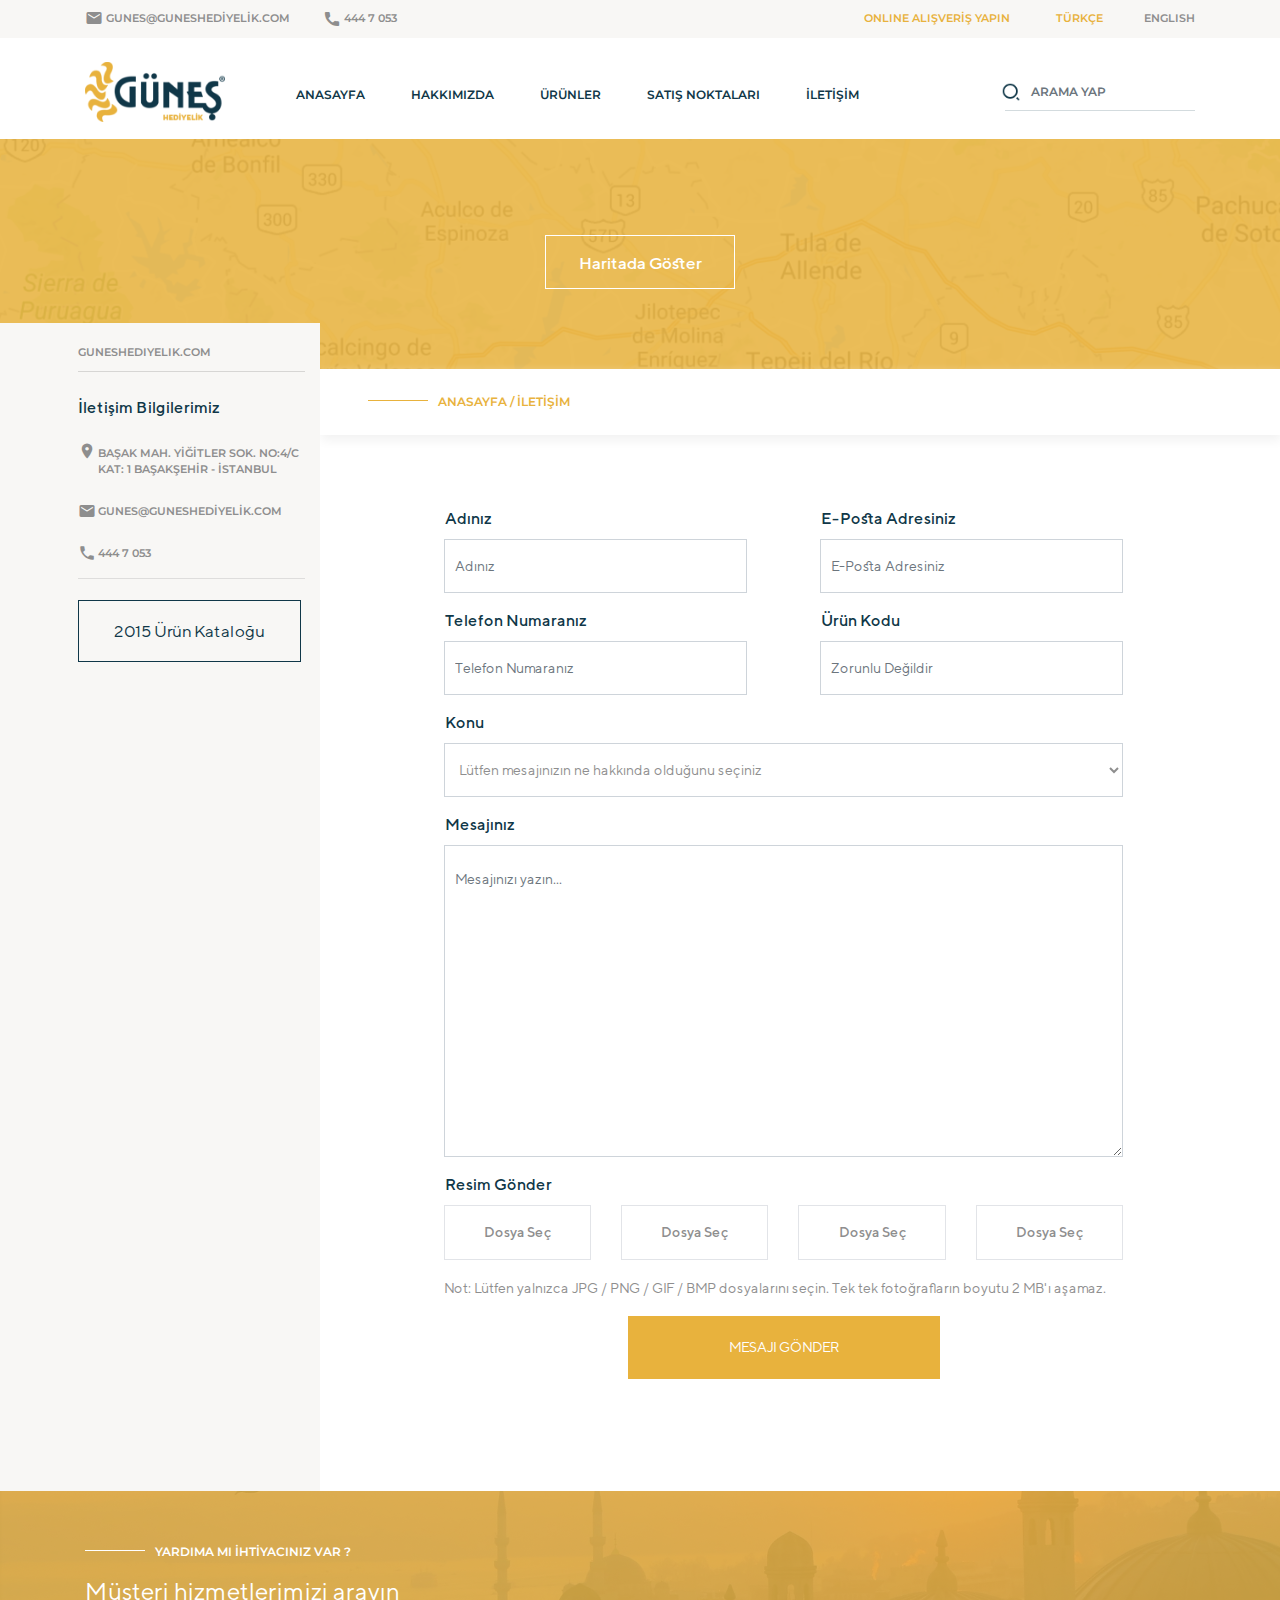
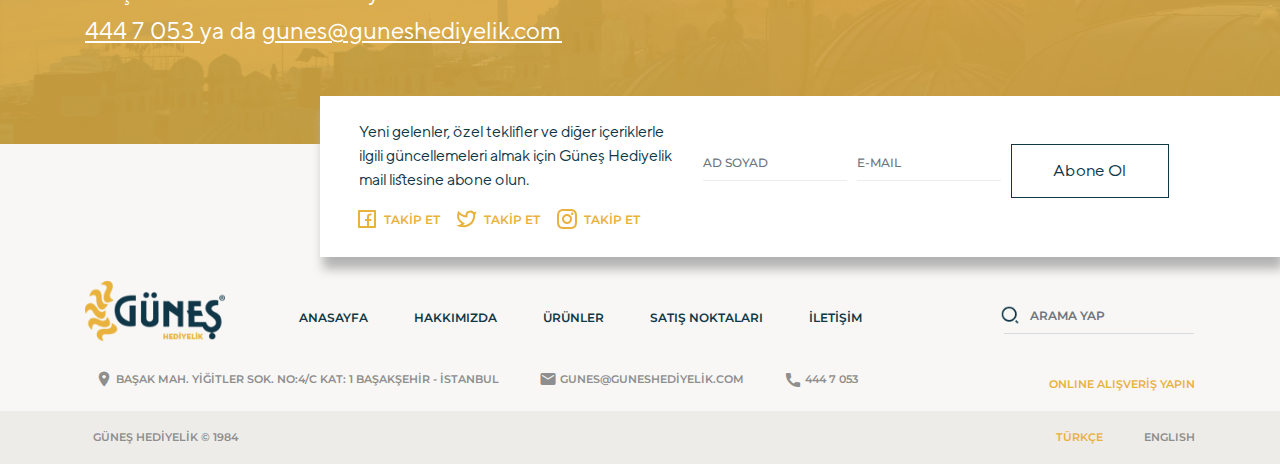
<file: iletisim.html>
<!DOCTYPE html>
<html lang="en">
<head>
	<meta charset="UTF-8">
	<meta name="viewport" content="width=device-width, initial-scale=1, shrink-to-fit=no">
	<title>İLETİŞİM</title>
	<link href="https://fonts.googleapis.com/icon?family=Material+Icons" rel="stylesheet">
	<link rel="stylesheet" href="fonts/font.css">
	<link rel="stylesheet" href="css/bootstrap.css">
	<link rel="stylesheet" href="style.css">
	<link rel="stylesheet" href="responsive.css">
</head>
<body>
	<!--header-->
	<header>
		<!--top header-->
		<div class="topheader">
			<div class="container">
				<div class="row">
					<!--Left UP-->
					<div class="col-sm-12 col-md-6 col-lg-6 col-xl-6">
						<div class="row">
							<div class="col-8 col-sm-6 col-md-8 col-lg-6 col-xl-5">
								<i class="material-icons" style="font-weight: 500;margin-top:-2px">markunread</i> <span>GUNES@GUNESHEDİYELİK.COM</span>
							</div>
							<div class="col col-sm-3 col-md-4 col-lg-3 col-xl-3 text-right text-md-left">
								<i class="material-icons">local_phone</i> <span>444 7 053</span>
							</div>
						</div>
					</div>
					<!--Right UP-->
					<div class="col-sm-12 col-md-6 col-lg-6 col-xl-6 right-up text-left text-md-right">
						<div class="row ml-auto mt-3 mt-md-0">
							<div class="col-7 col-sm-6 col-md-12 col-lg-8 col-xl-8">
								<a href="">ONLINE ALIŞVERİŞ YAPIN</a>
							</div>
							<div class="col-2 col-sm-12 col-md-12 col-lg-2 col-xl-2">
								<a href="">TÜRKÇE</a>
							</div>
							<div class="col-2 col-sm-12 col-md-12 col-lg-2 col-xl-2">
								<a href="" class="hover">ENGLISH</a>
							</div>
						</div>
					</div>
				</div>
			</div>
		</div>
		<!--bottom header-->
		<div class="bottomheader">
			<!-- Navigation -->
			<nav class="navbar navbar-expand-lg  static-top navbar-light mt-3">
				<div class="container">
					<a class="navbar-brand sc mr-5" href="index.html">
						<img src="images/logo.png" alt="">
					</a>
					<button class="navbar-toggler" type="button" data-toggle="collapse" data-target="#navbarResponsive" aria-controls="navbarResponsive" aria-expanded="false" aria-label="Toggle navigation">
						<span class="navbar-toggler-icon"></span>
					</button>
					<div class="collapse navbar-collapse" id="navbarResponsive">
						<ul class="navbar-nav ozel-nav">
							<li class="nav-item ">
								<a class="nav-link sc" href="index.html">Anasayfa
									<span class="sr-only">(current)</span>
								</a>
							</li>
							<li class="nav-item">
								<a class="nav-link link" href="hakkimizda.html">Hakkımızda</a>
							</li>
							<li class="nav-item">
								<a class="nav-link" href="urunler.html">Ürünler</a>
							</li>
							<li class="nav-item satisnoktalari">
								<a class="nav-link" href="satisnoktalari.html">Satış Noktaları</a>
							</li>
							<li class="nav-item">
								<a class="nav-link" href="iletisim.html">İLETİŞİM</a>
							</li>
						</ul>
						<form class="form-inline ml-auto " id="search-bar">
							<button type="submit"></button>
							<input class="form-control header-search" type="search" placeholder="ARAMA YAP" aria-label="Search">
						</form>
					</div>

				</div>
			</nav>
		</div>
	</header>
	<!--header end-->
	<!--content-->
	<div class="foot-top mt-1 contact-top-bg">
		<div class="container">
			<div class="row">
				<div class="col-lg-12 pt-5 pb-5 text-center">
					<a href="" class="ozelbuton2 mt-5 mb-5">Haritada Göster</a>
				</div>
			</div>
		</div>
		<div class="col-sm-12 col-md-12 col-lg-10 col-xl-9 altgider-footer float-right pt-4 pl-5 pb-4 pr-5 mt-sm-1 mt-lg-n3 d-flex flex-row-reverse ust-shadow">
			<div class="container ozel-container">
				<div class="row">
					<div class="yeniurunler-baslik"><a href="">ANASAYFA</a> / İLETİŞİM</div>
				</div>
			</div>
		</div>
	</div>
	<div class="clearfix"></div>
	<!--content Start-->
	<div class="container-fluid">
		<div class="align-self-baseline row">
			<div class="col-sm-12 col-md-3 col-lg-3 col-xl-3 sol-ozel text-left">
				<div class="sol-container float-right pt-3 mb-4">
					<span class="sonuc-adet mb-4">GUNESHEDIYELIK.COM</span>
					<!--filter panel-->
					<div class="filter-panel">
						<div class="filter-panel-header">
							İletişim Bilgilerimiz
						</div>
						<div class="mt-4 f-t ft ">
							<i class="material-icons" style="font-weight: 500;margin-top:-2px">place</i> <span>BAŞAK MAH. YİĞİTLER SOK. NO:4/C KAT: 1 BAŞAKŞEHİR - İSTANBUL</span>
						</div>
						<div class="mt-4 f-t ft">
							<i class="material-icons" style="font-weight: 500;">markunread</i> <span>GUNES@GUNESHEDİYELİK.COM</span>
						</div>
						<div class="mt-4 f-t ft">
							<i class="material-icons" style="font-weight: 500;">local_phone</i> <span>444 7 053</span>
						</div>

					</div>
					<div class="clearfix"></div>
					<!--filter panel end-->
					<hr>
					<div class="mt-4 f-t ft">
						<a href="" class="ozel-buton">2015 Ürün Kataloğu</a>
					</div>
				</div>
			</div>
			<div class="col-sm-12 col-md-9 col-lg-9 col-xl-9 mt-4 mb-5  pr-5">
				<div class="row mb-5 mt-5">
					<div class="col-sm-12 col-md-12 col-lg-10 col-xl-10 mx-auto">
						<form class="ozel-form">
							<div class="form-row d-flex justify-content-around">
								<div class="form-group col-md-5">
									<label for="inputName">Adınız</label>
									<input type="text" class="form-control" id="inputName" placeholder="Adınız">
								</div>
								<div class="form-group col-md-5">
									<label for="inputMail">E-Posta Adresiniz</label>
									<input type="mail" class="form-control" id="inputMail" placeholder="E-Posta Adresiniz">
								</div>
							</div>
							<div class="form-row d-flex justify-content-around">
								<div class="form-group col-md-5">
									<label for="inputName">Telefon Numaranız</label>
									<input type="text" class="form-control" id="inputName" placeholder="Telefon Numaranız">
								</div>
								<div class="form-group col-md-5">
									<label for="inputMail">Ürün Kodu</label>
									<input type="text" class="form-control" id="inputMail" placeholder="Zorunlu Değildir">
								</div>
								<div class="form-group col-md-11">
									<label for="inputAddress">Konu</label>
									<select class="form-control">
										<option>Lütfen mesajınızın ne hakkında olduğunu seçiniz</option>
									</select>
								</div>
								<div class="form-group col-md-11">
									<label for="inputAddress">Mesajınız</label>
									<textarea name="" id="" cols="30" rows="10" class="form-control" placeholder="Mesajınızı yazın..."></textarea>
								</div>
								<div class="form-group col-md-11">
									<label for="exampleFormControlFile1">Resim Gönder</label>
									<div class="row">
										<input type="file" class="form-control-file ozel-file col-sm-6 col-lg-3" id="exampleFormControlFile1">
										<input type="file" class="form-control-file ozel-file col-sm-6 col-lg-3" id="exampleFormControlFile1">
										<input type="file" class="form-control-file ozel-file col-sm-6 col-lg-3" id="exampleFormControlFile1">
										<input type="file" class="form-control-file ozel-file col-sm-6 col-lg-3" id="exampleFormControlFile1">
									</div>
								</div>
								<div class="form-group col-md-11">
									<span class="ozel-font">Not: Lütfen yalnızca JPG / PNG / GIF / BMP dosyalarını seçin. Tek tek fotoğrafların boyutu 2 MB'ı aşamaz.</span>
								</div>
								<div class="form-group col-md-11 text-center">
									<button type="submit" class="btn form-buton">MESAJI GÖNDER</button>
								</div>
							</div>
							
							
							
						</form>
					</div>
				</div>
			</div>

		</div>
	</div>
	<!--content end-->
	<div class="clearfix"></div>
	<!--footer-->
	<footer class="">
		<div class="foot-top mt-0">
			<div class="container">
				<div class="row">
					<div class="col-lg-12 pt-5 pb-5">
						<div class="footer-top-baslik">YARDIMA MI İHTİYACINIZ VAR ?</div>
						<div class="footer-top-altbaslik mb-5">Müşteri hizmetlerimizi arayın <div class="ayirbakam"></div>
						<u><a href="tel:4447053">444 7 053 </a> </u>ya da <a href="mailto:gunes@guneshediyelik.com"><u>gunes@guneshediyelik.com</u></a>
					</div>
				</div>
			</div>
		</div>
		<div class="col-sm-12 col-md-12 col-lg-10 col-xl-9 altgider-footer float-right pt-4 pl-4 pb-4 pr-5 mt-sm-1 mt-lg-n5 d-flex flex-row-reverse ">
			<div class="container ozel-container">
				<div class="row">
					<div class="col-12 col-sm-12 col-md-6 col-lg-5 col-xl-5 footer-ozeltext">
						Yeni gelenler, özel teklifler ve diğer içeriklerle ilgili güncellemeleri almak için Güneş Hediyelik 
						mail listesine abone olun.
						<div class="takip-et">
							<a href=""><span><i class="t-facebook"></i> TAKİP ET</span></a>
							<a href=""><span><i class="t-twitter"></i> TAKİP ET</span></a>
							<a href=""><span><i class="t-instagram"></i> TAKİP ET</span></a>
						</div>
					</div>
					<div class="col-12 col-sm-12 col-md-6 col-lg-7 col-xl-7 pt-4">
						<form>
							<div class="form-row footer-form">
								<div class="col-sm-6 col-md-6 col-lg-4 col-xl-4">
									<input type="text" class="form-control" placeholder="AD SOYAD">
								</div>
								<div class="col-sm-6 col-md-6 col-lg-4 col-xl-4 mb-sm-3 mb-md-0">
									<input type="text" class="form-control" placeholder="E-MAIL">
								</div>
								<div class="col-sm-12 col-md-12 col-lg-3 col-xl-3 mt-sm-3 mt-md-0">
									<button type="submit" class="ozel-submit">Abone Ol</button>
								</div>
							</div>
						</form>
					</div>
				</div>
			</div>
		</div>
	</div>
	<div class="clearfix"></div>
	<div class="footer-middle">
		<!-- Navigation -->
	<div class="container mt-4">
		<div class="row">
			<div class="col-sm-4 col-md-4 col-lg-2 col-xl-2">
				<a class="navbar-brand sc mr-5" href="index.html">
					<img src="images/logo.png" alt="">
				</a>
			</div>
			<div class="col-sm-8 col-md-8 col-lg-10 col-xl-10 navbar navbar-expand-lg ">
				<ul class="navbar-nav ozel-nav ozel-inline">
					<li class="nav-item ">
						<a class="nav-link sc" href="#hakkimizda">Anasayfa
							<span class="sr-only">(current)</span>
						</a>
					</li>
					<li class="nav-item">
						<a class="nav-link link" href="#hakkimizda">Hakkımızda</a>
					</li>
					<li class="nav-item">
						<a class="nav-link" href="#hizmetlerimiz">Ürünler</a>
					</li>
					<li class="nav-item satisnoktalari">
						<a class="nav-link" href="#ozelliklerimiz">Satış Noktaları</a>
					</li>
					<li class="nav-item">
						<a class="nav-link" href="#iletisim">İLETİŞİM</a>
					</li>
				</ul>
				<form class="form-inline ml-3 ml-md-0 ml-lg-auto d-none d-md-block" id="search-bar">
					<button type="submit"></button>
					<input class="form-control header-search" type="search" placeholder="ARAMA YAP" aria-label="Search">
				</form>
			</div>
		</div>
	</div>
	<div class="container mt-3 mb-3">
		<div class="row">
			<div class="col-sm-12 col-md-12 col-lg-9 col-xl-9">
				<div class="f-t">
					<i class="material-icons" style="font-weight: 500;margin-top:-2px">place</i> <span>BAŞAK MAH. YİĞİTLER SOK. NO:4/C KAT: 1 BAŞAKŞEHİR - İSTANBUL</span>
				</div>
				<div class="f-t">
					<i class="material-icons" style="font-weight: 500;margin-top:-2px">markunread</i> <span>GUNES@GUNESHEDİYELİK.COM</span>
				</div>
				<div class="f-t">
					<i class="material-icons">local_phone</i> <span>444 7 053</span>
				</div>
			</div>
			<div class="col-sm-12 col-md-12 col-lg-3 col-xl-3 text-center text-md-right">
				<a href="" class="fnt11">ONLINE ALIŞVERİŞ YAPIN</a>

			</div>
		</div>
	</div>
</div>
<div class="">
	<div class="topheader footer-bottom ">
		<div class="container">
			<div class="row pt-2 pb-2">
				<!--Left UP-->
				<div class="col col-sm-6 col-md-6 col-lg-6 col-xl-6">
					<div class="row">
						<div class="col-sm-12 col-md-12 col-lg-6 col-xl-5 ml-2">
							GÜNEŞ HEDİYELİK © 1984
						</div>

					</div>
				</div>
				<!--Right UP-->
				<div class="col-4 col-sm-6 col-md-6 col-lg-6 col-xl-6 right-up text-right">
					<div class="row ml-auto text-right">
						<div class="col-sm-12 col-md-12 col-lg-8 col-xl-8">
						</div>
						<div class="col-sm-12 col-md-12 col-lg-2 col-xl-2">
							<a href="">TÜRKÇE</a>
						</div>
						<div class="col-sm-12 col-md-12 col-lg-2 col-xl-2">
							<a href="" class="hover">ENGLISH</a>
						</div>
					</div>
				</div>
			</div>
		</div>
	</div>
</div>
</footer>
<!--footer end-->
<!--SC--->
<script src="js/jquery.min.js"></script>
<script src="js/popper.min.js"></script>
<script src="js/bootstrap.js"></script>
<script src="js/bootstrap.bundle.min.js"></script>
<script>
	$('#kayanUrunler').carousel({
		interval: 10000
	});
</script>
<script type="text/javascript">
	$("[rel='tooltip']").tooltip();    

	$('.thumbnail').hover(
		function(){
            $(this).find('.caption').slideDown(0); //.fadeIn(250)
        },
        function(){
           // $(this).find('.caption').slideUp(0); //.fadeOut(205)
            $(this).find('.caption').slideToggle("fast"); //.fadeOut(205)
        }
        ); 
    </script>
    <script>
    	$( document ).ready(function() {
    		$("[rel='tooltip']").tooltip();    

    		$('.port-hover').hover(
    			function(){
            $(this).find('.caption').slideDown(250); //.fadeIn(250)
        },
        function(){
            $(this).find('.caption').slideUp(250); //.fadeOut(205)
        }
        ); 
    	});
    </script>
    <script>
    	function toggleChevron(e) {
    		$(e.target)
    		.prev('.filter-panel-header')
    		.find("i.indicator")
    		.toggleClass('fa-caret-down fa-caret-right');
    	}
    	$('#accordion').on('hidden.bs.collapse', toggleChevron);
    	$('#accordion').on('shown.bs.collapse', toggleChevron);
    </script>
</body>
</html>
</file>
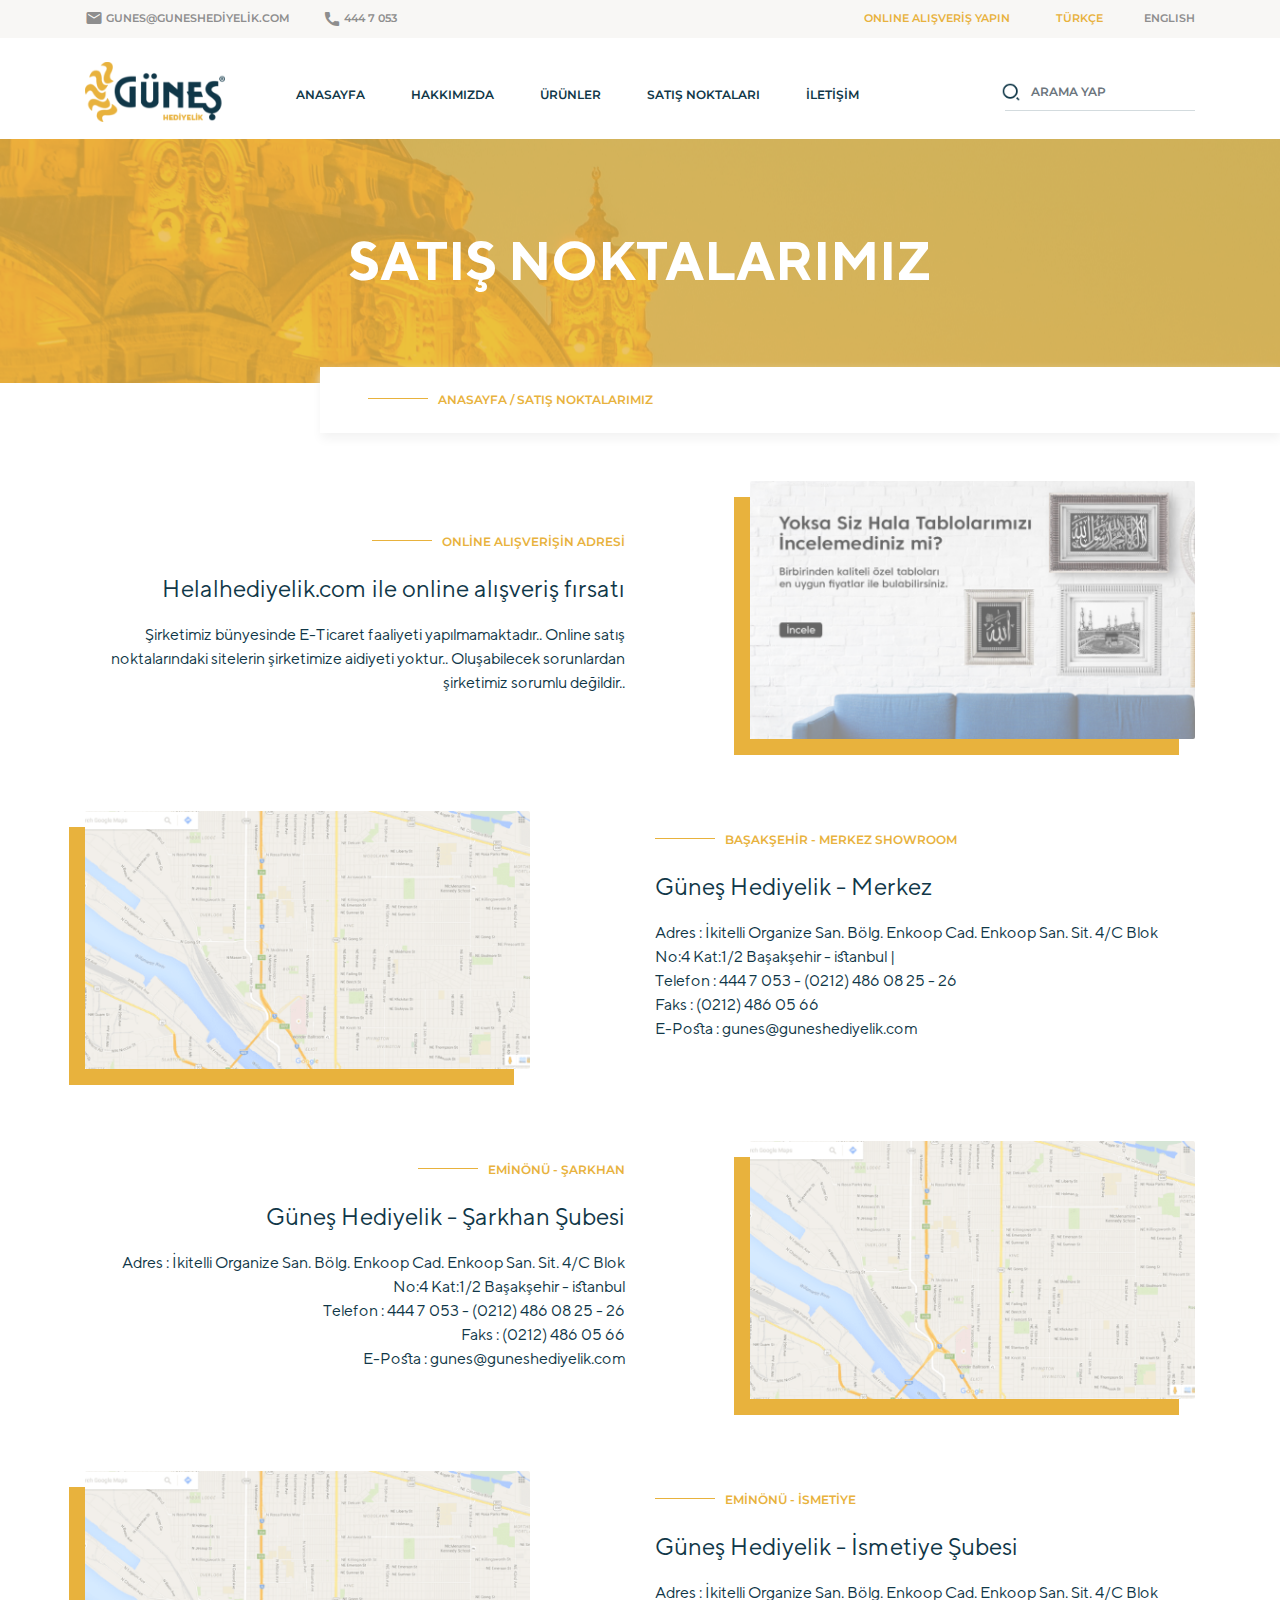
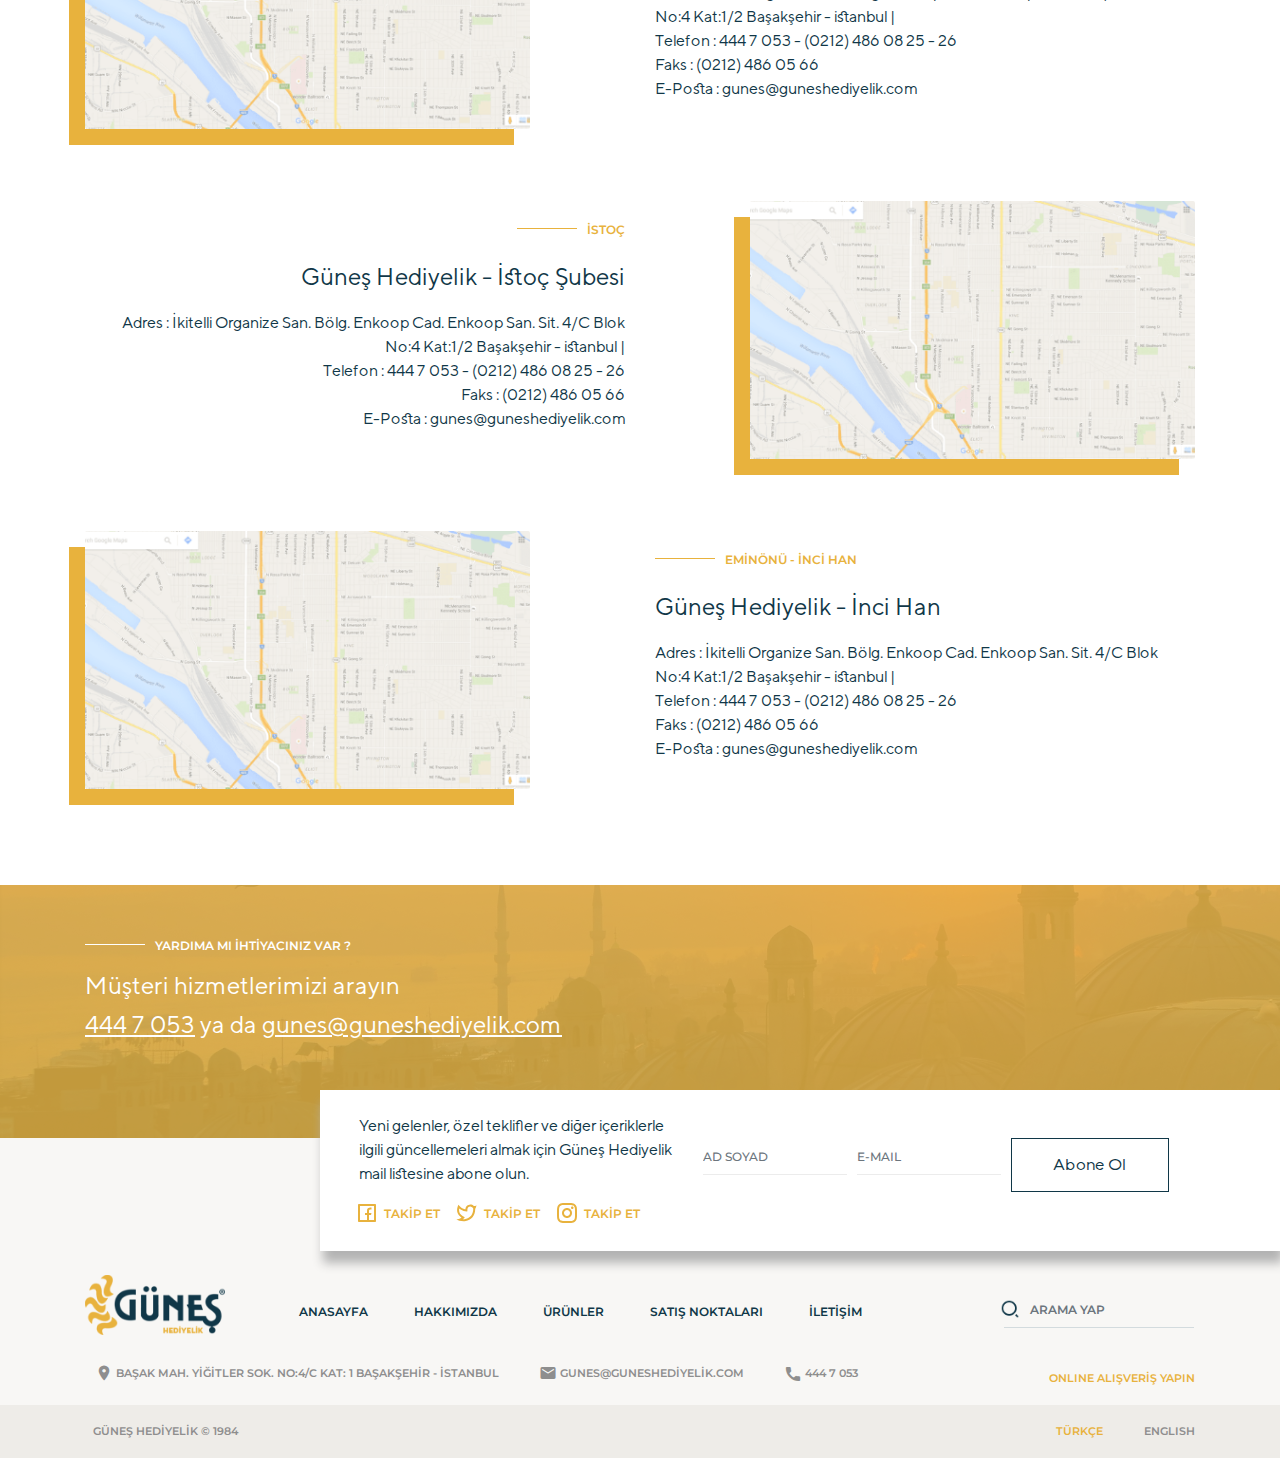
<file: satisnoktalari.html>
<!DOCTYPE html>
<html lang="en">
<head>
	<meta charset="UTF-8">
	<meta name="viewport" content="width=device-width, initial-scale=1, shrink-to-fit=no">
	<title>SATIŞ NOKTALARI</title>
	<link href="https://fonts.googleapis.com/icon?family=Material+Icons" rel="stylesheet">
	<link rel="stylesheet" href="fonts/font.css">
	<link rel="stylesheet" href="css/bootstrap.css">
	<link rel="stylesheet" href="style.css">
	<link rel="stylesheet" href="responsive.css">
</head>
<body>
	<!--header-->
	<header>
		<!--top header-->
		<div class="topheader">
			<div class="container">
				<div class="row">
					<!--Left UP-->
					<div class="col-sm-12 col-md-6 col-lg-6 col-xl-6">
						<div class="row">
							<div class="col-8 col-sm-6 col-md-8 col-lg-6 col-xl-5">
								<i class="material-icons" style="font-weight: 500;margin-top:-2px">markunread</i> <span>GUNES@GUNESHEDİYELİK.COM</span>
							</div>
							<div class="col col-sm-3 col-md-4 col-lg-3 col-xl-3 text-right text-md-left">
								<i class="material-icons">local_phone</i> <span>444 7 053</span>
							</div>
						</div>
					</div>
					<!--Right UP-->
					<div class="col-sm-12 col-md-6 col-lg-6 col-xl-6 right-up text-left text-md-right">
						<div class="row ml-auto mt-3 mt-md-0">
							<div class="col-7 col-sm-6 col-md-12 col-lg-8 col-xl-8">
								<a href="">ONLINE ALIŞVERİŞ YAPIN</a>
							</div>
							<div class="col-2 col-sm-12 col-md-12 col-lg-2 col-xl-2">
								<a href="">TÜRKÇE</a>
							</div>
							<div class="col-2 col-sm-12 col-md-12 col-lg-2 col-xl-2">
								<a href="" class="hover">ENGLISH</a>
							</div>
						</div>
					</div>
				</div>
			</div>
		</div>
		<!--bottom header-->
		<div class="bottomheader">
			<!-- Navigation -->
			<nav class="navbar navbar-expand-lg  static-top navbar-light mt-3">
				<div class="container">
					<a class="navbar-brand sc mr-5" href="index.html">
						<img src="images/logo.png" alt="">
					</a>
					<button class="navbar-toggler" type="button" data-toggle="collapse" data-target="#navbarResponsive" aria-controls="navbarResponsive" aria-expanded="false" aria-label="Toggle navigation">
						<span class="navbar-toggler-icon"></span>
					</button>
					<div class="collapse navbar-collapse" id="navbarResponsive">
						<ul class="navbar-nav ozel-nav">
							<li class="nav-item ">
								<a class="nav-link sc" href="index.html">Anasayfa
									<span class="sr-only">(current)</span>
								</a>
							</li>
							<li class="nav-item">
								<a class="nav-link link" href="hakkimizda.html">Hakkımızda</a>
							</li>
							<li class="nav-item">
								<a class="nav-link" href="urunler.html">Ürünler</a>
							</li>
							<li class="nav-item satisnoktalari">
								<a class="nav-link" href="satisnoktalari.html">Satış Noktaları</a>
							</li>
							<li class="nav-item">
								<a class="nav-link" href="iletisim.html">İLETİŞİM</a>
							</li>
						</ul>
						<form class="form-inline ml-auto " id="search-bar">
							<button type="submit"></button>
							<input class="form-control header-search" type="search" placeholder="ARAMA YAP" aria-label="Search">
						</form>
					</div>

				</div>
			</nav>
		</div>
	</header>
	<!--header end-->
	<!--content-->
	<div class="foot-top mt-1 header-top-bg">
		<div class="container">
			<div class="row">
				<div class="col-lg-12 pt-5 pb-5 text-center">
					<span class="fnt54">SATIŞ NOKTALARIMIZ</span>
				</div>
			</div>
		</div>
		<div class="col-sm-12 col-md-12 col-lg-10 col-xl-9 altgider-footer float-right pt-4 pl-5 pb-4 pr-5 mt-sm-1 mt-lg-n3 d-flex flex-row-reverse ust-shadow">
			<div class="container ozel-container">
				<div class="row">
					<div class="yeniurunler-baslik"><a href="">ANASAYFA</a> / SATIŞ NOKTALARIMIZ</div>
				</div>
			</div>
		</div>
	</div>
	<div class="clearfix"></div>
	<div class="container mt-5 mb-5 pb-5">
		<div class="row d-flex justify-content-between">
			<div class="col-lg-6 text-right pt-5">
				<div class="yeniurunler-baslik">ONLİNE ALIŞVERİŞİN ADRESİ</div>
				<div class="yeniurunler-altbaslik">Helalhediyelik.com ile online alışveriş fırsatı</div>
				<div class="text-gunes">
					<p>
						Şirketimiz bünyesinde E-Ticaret faaliyeti yapılmamaktadır.. 
						Online satış noktalarındaki sitelerin şirketimize aidiyeti yoktur..
						Oluşabilecek sorunlardan şirketimiz sorumlu değildir..
					</p>
				</div>
			</div>

			<div class="col-lg-5 order-first order-lg-last">
				<img src="images/tablo.png" alt="" class="img-fluid img-shadow">
			</div>
		</div>
		<div class="row d-flex justify-content-between mt-5 pt-4">
			<div class="col-lg-5">
				<img src="images/maps.png" alt="" class="img-fluid img-shadow">
			</div>
			<div class="col-lg-6 text-left pt-3">
				<div class="yeniurunler-baslik">BAŞAKŞEHİR - MERKEZ SHOWROOM</div>
				<div class="yeniurunler-altbaslik">Güneş Hediyelik - Merkez</div>
				<div class="text-gunes">
					Adres : İkitelli Organize San. Bölg. Enkoop Cad. Enkoop San. Sit. 4/C Blok No:4 Kat:1/2 Başakşehir - istanbul | <br>
					Telefon : 444 7 053 - (0212) 486 08 25 - 26 
					<br>Faks : (0212) 486 05 66 <br> E-Posta : gunes@guneshediyelik.com

				</div>
			</div>	
		</div>
		<div class="row d-flex justify-content-between mt-5 pt-4">
			
			<div class="col-lg-6 text-right pt-3">
				<div class="yeniurunler-baslik">EMİNÖNÜ - ŞARKHAN</div>
				<div class="yeniurunler-altbaslik">Güneş Hediyelik - Şarkhan Şubesi</div>
				<div class="text-gunes">
					Adres : İkitelli Organize San. Bölg. Enkoop Cad. Enkoop San. Sit. 4/C Blok No:4 Kat:1/2 Başakşehir - istanbul  
					<br>Telefon : 444 7 053 - (0212) 486 08 25 - 26 
					<br>Faks : (0212) 486 05 66 
					<br>E-Posta : gunes@guneshediyelik.com
				</div>
			</div>	
			<div class="col-lg-5 order-first order-lg-last">
				<img src="images/maps.png" alt="" class="img-fluid img-shadow">
			</div>
		</div>
		<div class="row d-flex justify-content-between mt-5 pt-4">
			<div class="col-lg-5">
				<img src="images/maps.png" alt="" class="img-fluid img-shadow">
			</div>
			<div class="col-lg-6 text-left pt-3">
				<div class="yeniurunler-baslik">EMİNÖNÜ - İSMETİYE</div>
				<div class="yeniurunler-altbaslik">Güneş Hediyelik - İsmetiye Şubesi</div>
				<div class="text-gunes">
					Adres : İkitelli Organize San. Bölg. Enkoop Cad. Enkoop San. Sit. 4/C Blok No:4 Kat:1/2 Başakşehir - istanbul | 
					<br>Telefon : 444 7 053 - (0212) 486 08 25 - 26 
					<br>Faks : (0212) 486 05 66 
					<br>E-Posta : gunes@guneshediyelik.com

				</div>
			</div>	
		</div>
		<div class="row d-flex justify-content-between mt-5 pt-4">
			
			<div class="col-lg-6 text-right pt-3">
				<div class="yeniurunler-baslik">İSTOÇ</div>
				<div class="yeniurunler-altbaslik">Güneş Hediyelik - İstoç Şubesi</div>
				<div class="text-gunes">
					Adres : İkitelli Organize San. Bölg. Enkoop Cad. Enkoop San. Sit. 4/C Blok No:4 Kat:1/2 Başakşehir - istanbul | 
					<br>Telefon : 444 7 053 - (0212) 486 08 25 - 26 
					<br>Faks : (0212) 486 05 66 
					<br>E-Posta : gunes@guneshediyelik.com

				</div>
			</div>
			<div class="col-lg-5 order-first order-lg-last">
				<img src="images/maps.png" alt="" class="img-fluid img-shadow">
			</div>	
		</div>
		<div class="row d-flex justify-content-between mt-5 pt-4">
			<div class="col-lg-5">
				<img src="images/maps.png" alt="" class="img-fluid img-shadow">
			</div>
			<div class="col-lg-6 text-left pt-3">
				<div class="yeniurunler-baslik">EMİNÖNÜ - İNCİ HAN</div>
				<div class="yeniurunler-altbaslik">Güneş Hediyelik - İnci Han</div>
				<div class="text-gunes">
					Adres : İkitelli Organize San. Bölg. Enkoop Cad. Enkoop San. Sit. 4/C Blok No:4 Kat:1/2 Başakşehir - istanbul | 
					<br>Telefon : 444 7 053 - (0212) 486 08 25 - 26 
					<br>Faks : (0212) 486 05 66 
					<br>E-Posta : gunes@guneshediyelik.com

				</div>
			</div>	
		</div>
	</div>
	<!--content end-->
	<div class="clearfix"></div>
	<!--footer-->
	<footer class="mt-5">
		<div class="foot-top mt-5">
			<div class="container">
				<div class="row">
					<div class="col-lg-12 pt-5 pb-5">
						<div class="footer-top-baslik">YARDIMA MI İHTİYACINIZ VAR ?</div>
						<div class="footer-top-altbaslik mb-5">Müşteri hizmetlerimizi arayın <div class="ayirbakam"></div>
						<u>444 7 053</u> ya da <u>gunes@guneshediyelik.com</u>
					</div>
				</div>
			</div>
		</div>
		<div class="col-sm-12 col-md-12 col-lg-10 col-xl-9 altgider-footer float-right pt-4 pl-4 pb-4 pr-5 mt-sm-1 mt-lg-n5 d-flex flex-row-reverse ">
			<div class="container ozel-container">
				<div class="row">
					<div class="col-12 col-sm-12 col-md-6 col-lg-5 col-xl-5 footer-ozeltext">
						Yeni gelenler, özel teklifler ve diğer içeriklerle ilgili güncellemeleri almak için Güneş Hediyelik 
						mail listesine abone olun.
						<div class="takip-et">
							<a href=""><span><i class="t-facebook"></i> TAKİP ET</span></a>
							<a href=""><span><i class="t-twitter"></i> TAKİP ET</span></a>
							<a href=""><span><i class="t-instagram"></i> TAKİP ET</span></a>
						</div>
					</div>
					<div class="col-12 col-sm-12 col-md-6 col-lg-7 col-xl-7 pt-4">
						<form>
							<div class="form-row footer-form">
								<div class="col-sm-6 col-md-6 col-lg-4 col-xl-4">
									<input type="text" class="form-control" placeholder="AD SOYAD">
								</div>
								<div class="col-sm-6 col-md-6 col-lg-4 col-xl-4 mb-sm-3 mb-md-0">
									<input type="text" class="form-control" placeholder="E-MAIL">
								</div>
								<div class="col-sm-12 col-md-12 col-lg-3 col-xl-3 mt-sm-3 mt-md-0">
									<button type="submit" class="ozel-submit">Abone Ol</button>
								</div>
							</div>
						</form>
					</div>
				</div>
			</div>
		</div>
	</div>
	<div class="clearfix"></div>
	<div class="footer-middle">
		<!-- Navigation -->
	<div class="container mt-4">
		<div class="row">
			<div class="col-sm-4 col-md-4 col-lg-2 col-xl-2">
				<a class="navbar-brand sc mr-5" href="index.html">
					<img src="images/logo.png" alt="">
				</a>
			</div>
			<div class="col-sm-8 col-md-8 col-lg-10 col-xl-10 navbar navbar-expand-lg ">
				<ul class="navbar-nav ozel-nav ozel-inline">
					<li class="nav-item ">
						<a class="nav-link sc" href="#hakkimizda">Anasayfa
							<span class="sr-only">(current)</span>
						</a>
					</li>
					<li class="nav-item">
						<a class="nav-link link" href="#hakkimizda">Hakkımızda</a>
					</li>
					<li class="nav-item">
						<a class="nav-link" href="#hizmetlerimiz">Ürünler</a>
					</li>
					<li class="nav-item satisnoktalari">
						<a class="nav-link" href="#ozelliklerimiz">Satış Noktaları</a>
					</li>
					<li class="nav-item">
						<a class="nav-link" href="#iletisim">İLETİŞİM</a>
					</li>
				</ul>
				<form class="form-inline ml-3 ml-md-0 ml-lg-auto d-none d-md-block" id="search-bar">
					<button type="submit"></button>
					<input class="form-control header-search" type="search" placeholder="ARAMA YAP" aria-label="Search">
				</form>
			</div>
		</div>
	</div>
	<div class="container mt-3 mb-3">
		<div class="row">
			<div class="col-sm-12 col-md-12 col-lg-9 col-xl-9">
				<div class="f-t">
					<i class="material-icons" style="font-weight: 500;margin-top:-2px">place</i> <span>BAŞAK MAH. YİĞİTLER SOK. NO:4/C KAT: 1 BAŞAKŞEHİR - İSTANBUL</span>
				</div>
				<div class="f-t">
					<i class="material-icons" style="font-weight: 500;margin-top:-2px">markunread</i> <span>GUNES@GUNESHEDİYELİK.COM</span>
				</div>
				<div class="f-t">
					<i class="material-icons">local_phone</i> <span>444 7 053</span>
				</div>
			</div>
			<div class="col-sm-12 col-md-12 col-lg-3 col-xl-3 text-center text-md-right">
				<a href="" class="fnt11">ONLINE ALIŞVERİŞ YAPIN</a>

			</div>
		</div>
	</div>
</div>
<div class="">
	<div class="topheader footer-bottom ">
		<div class="container">
			<div class="row pt-2 pb-2">
				<!--Left UP-->
				<div class="col col-sm-6 col-md-6 col-lg-6 col-xl-6">
					<div class="row">
						<div class="col-sm-12 col-md-12 col-lg-6 col-xl-5 ml-2">
							GÜNEŞ HEDİYELİK © 1984
						</div>

					</div>
				</div>
				<!--Right UP-->
				<div class="col-4 col-sm-6 col-md-6 col-lg-6 col-xl-6 right-up text-right">
					<div class="row ml-auto text-right">
						<div class="col-sm-12 col-md-12 col-lg-8 col-xl-8">
						</div>
						<div class="col-sm-12 col-md-12 col-lg-2 col-xl-2">
							<a href="">TÜRKÇE</a>
						</div>
						<div class="col-sm-12 col-md-12 col-lg-2 col-xl-2">
							<a href="" class="hover">ENGLISH</a>
						</div>
					</div>
				</div>
			</div>
		</div>
	</div>
</div>
</footer>
<!--footer end-->
<!--SC--->
<script src="js/jquery.min.js"></script>
<script src="js/bootstrap.js"></script>
<script>
	$('#kayanUrunler').carousel({
		interval: 10000
	});
</script>
<script type="text/javascript">
	$("[rel='tooltip']").tooltip();    

	$('.thumbnail').hover(
		function(){
            $(this).find('.caption').slideDown(0); //.fadeIn(250)
        },
        function(){
           // $(this).find('.caption').slideUp(0); //.fadeOut(205)
            $(this).find('.caption').slideToggle("fast"); //.fadeOut(205)
        }
        ); 
    </script>
    <script>
    	$( document ).ready(function() {
    		$("[rel='tooltip']").tooltip();    

    		$('.port-hover').hover(
    			function(){
            $(this).find('.caption').slideDown(250); //.fadeIn(250)
        },
        function(){
            $(this).find('.caption').slideUp(250); //.fadeOut(205)
        }
        ); 
    	});
    </script>
</body>
</html>
</file>
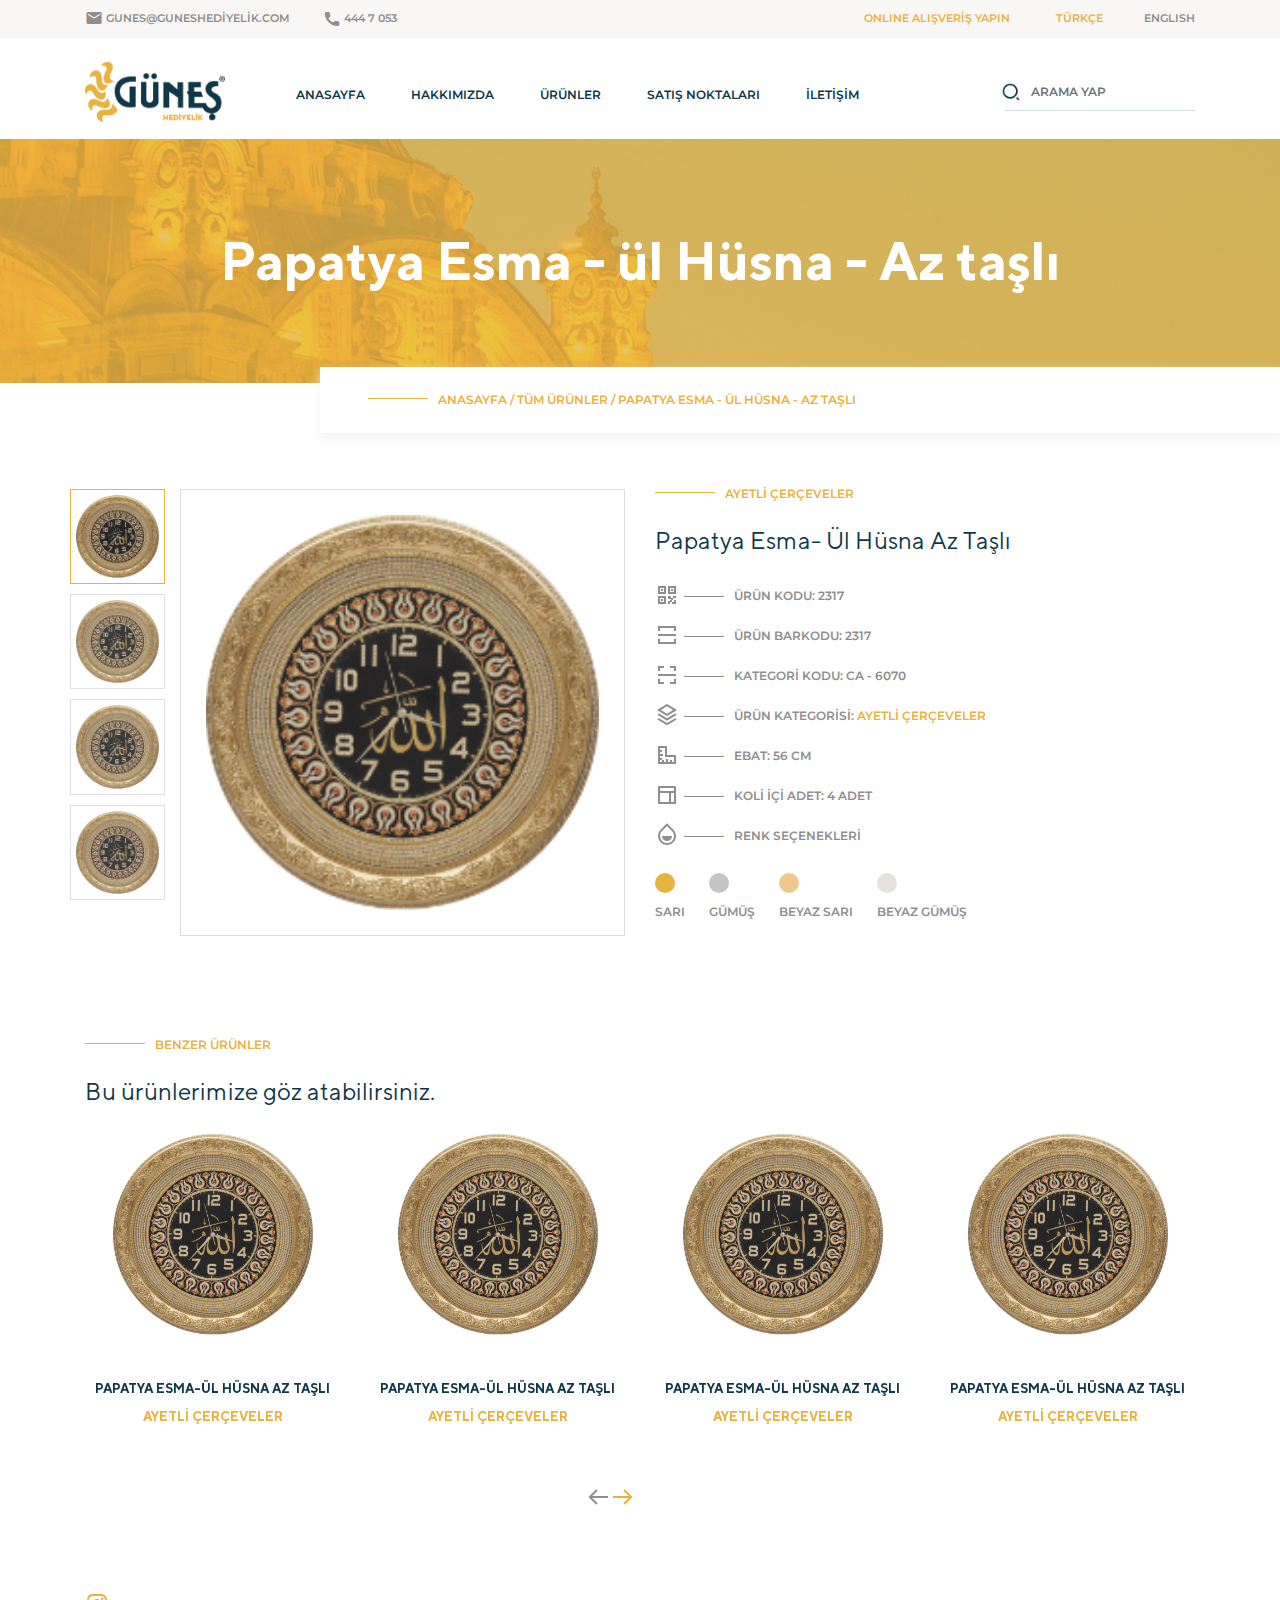
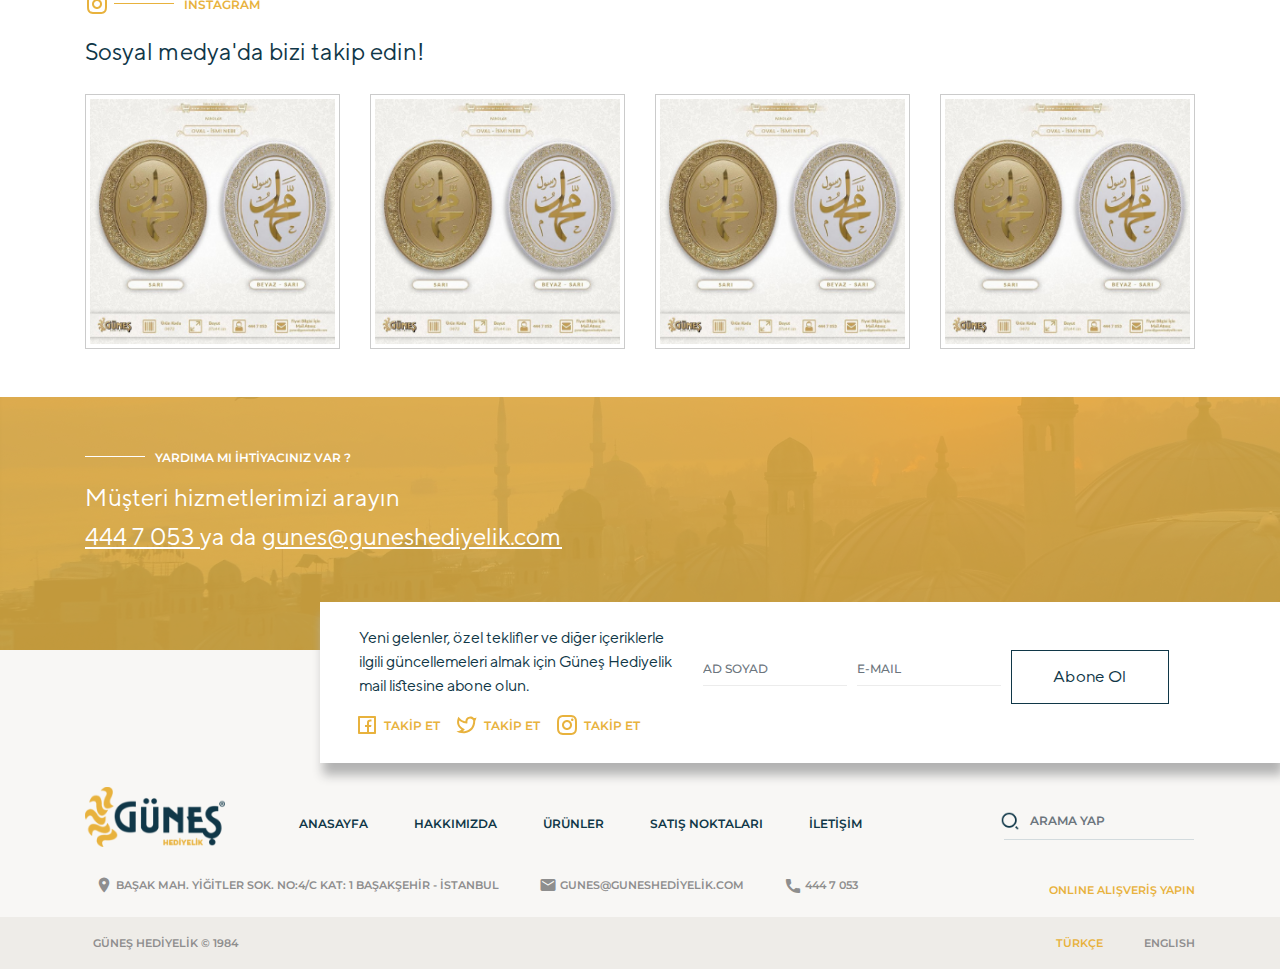
<file: urun.html>
<!DOCTYPE html>
<html lang="en">
<head>
	<meta charset="UTF-8">
	<meta name="viewport" content="width=device-width, initial-scale=1, shrink-to-fit=no">
	<title>ÜRÜN DETAY SAYFASI</title>
	<link href="https://fonts.googleapis.com/icon?family=Material+Icons" rel="stylesheet">
	<link rel="stylesheet" href="fonts/font.css">
	<link rel="stylesheet" href="css/bootstrap.css">
	<link rel="stylesheet" href="style.css">
	<link rel="stylesheet" href="responsive.css">
</head>
<body>
	<!--header-->
	<header>
		<!--top header-->
		<div class="topheader">
			<div class="container">
				<div class="row">
					<!--Left UP-->
					<div class="col-sm-12 col-md-6 col-lg-6 col-xl-6">
						<div class="row">
							<div class="col-8 col-sm-6 col-md-8 col-lg-6 col-xl-5">
								<i class="material-icons" style="font-weight: 500;margin-top:-2px">markunread</i> <span>GUNES@GUNESHEDİYELİK.COM</span>
							</div>
							<div class="col col-sm-3 col-md-4 col-lg-3 col-xl-3 text-right text-md-left">
								<i class="material-icons">local_phone</i> <span>444 7 053</span>
							</div>
						</div>
					</div>
					<!--Right UP-->
					<div class="col-sm-12 col-md-6 col-lg-6 col-xl-6 right-up text-left text-md-right">
						<div class="row ml-auto mt-3 mt-md-0">
							<div class="col-7 col-sm-6 col-md-12 col-lg-8 col-xl-8">
								<a href="">ONLINE ALIŞVERİŞ YAPIN</a>
							</div>
							<div class="col-2 col-sm-12 col-md-12 col-lg-2 col-xl-2">
								<a href="">TÜRKÇE</a>
							</div>
							<div class="col-2 col-sm-12 col-md-12 col-lg-2 col-xl-2">
								<a href="" class="hover">ENGLISH</a>
							</div>
						</div>
					</div>
				</div>
			</div>
		</div>
		<!--bottom header-->
		<div class="bottomheader">
			<!-- Navigation -->
			<nav class="navbar navbar-expand-lg  static-top navbar-light mt-3">
				<div class="container">
					<a class="navbar-brand sc mr-5" href="index.html">
						<img src="images/logo.png" alt="">
					</a>
					<button class="navbar-toggler" type="button" data-toggle="collapse" data-target="#navbarResponsive" aria-controls="navbarResponsive" aria-expanded="false" aria-label="Toggle navigation">
						<span class="navbar-toggler-icon"></span>
					</button>
					<div class="collapse navbar-collapse" id="navbarResponsive">
						<ul class="navbar-nav ozel-nav">
							<li class="nav-item ">
								<a class="nav-link sc" href="index.html">Anasayfa
									<span class="sr-only">(current)</span>
								</a>
							</li>
							<li class="nav-item">
								<a class="nav-link link" href="hakkimizda.html">Hakkımızda</a>
							</li>
							<li class="nav-item">
								<a class="nav-link" href="urunler.html">Ürünler</a>
							</li>
							<li class="nav-item satisnoktalari">
								<a class="nav-link" href="satisnoktalari.html">Satış Noktaları</a>
							</li>
							<li class="nav-item">
								<a class="nav-link" href="iletisim.html">İLETİŞİM</a>
							</li>
						</ul>
						<form class="form-inline ml-auto " id="search-bar">
							<button type="submit"></button>
							<input class="form-control header-search" type="search" placeholder="ARAMA YAP" aria-label="Search">
						</form>
					</div>

				</div>
			</nav>
		</div>
	</header>
	<!--header end-->
	<!--content-->
	<div class="foot-top mt-1 header-top-bg">
		<div class="container">
			<div class="row">
				<div class="col-lg-12 pt-5 pb-5 text-center">
					<span class="fnt54">Papatya Esma - ül Hüsna - Az taşlı</span>
				</div>
			</div>
		</div>
		<div class="col-sm-12 col-md-12 col-lg-10 col-xl-9 altgider-footer float-right pt-4 pl-5 pb-4 pr-5 mt-sm-1 mt-lg-n3 d-flex flex-row-reverse ust-shadow">
			<div class="container ozel-container">
				<div class="row">
					<div class="yeniurunler-baslik"><a href="">ANASAYFA</a> / <a href="urunler.html">TÜM ÜRÜNLER </a>/ Papatya Esma - ül Hüsna - Az taşlı</div>
				</div>
			</div>
		</div>
	</div>
	<div class="clearfix"></div>
	<div class="container mt-5 mb-5 pb-5 ">
		<div class="row ">
			<div class="col-sm-12 col-md-6 col-lg-6 col-xl-6 pt-2 ">
				<div id="carouselExampleCaptions" class="carousel slide" data-ride="carousel">
					<div class="row d-flex justify-content-center">
						<div class="col-2 p-1 p-md-0">
							<ul class="slide-ul urunSliderAlani">
								<li data-target="#carouselExampleCaptions" data-slide-to="0" class="active" >
									<img src="images/urun.png" alt="" class="img-fluid">
								</li>
								<li data-target="#carouselExampleCaptions" data-slide-to="1">
									<img src="images/urun.png" alt="" class="img-fluid">
								</li>
								<li data-target="#carouselExampleCaptions" data-slide-to="2" >
									<img src="images/urun.png" alt="" class="img-fluid">
								</li>
								<li data-target="#carouselExampleCaptions" data-slide-to="3">
									<img src="images/urun.png" alt="" class="img-fluid">
								</li>

							</ul>
						</div>
						<div class="col-10" name="slideralani">

							<div class="carousel-inner">
								<!--item-->
								<div class="carousel-item active urun-slider-img">
									<img src="images/urun.png" class="d-block w-100" alt="...">
								</div>
								<!--item-->
								<!--item-->
								<div class="carousel-item urun-slider-img">
									<img src="images/urun.png" class="d-block w-100" alt="...">
								</div>
								<!--item-->
								<!--item-->
								<div class="carousel-item urun-slider-img">
									<img src="images/urun.png" class="d-block w-100" alt="...">
								</div>
								<!--item-->
								<!--item-->
								<div class="carousel-item urun-slider-img">
									<img src="images/urun.png" class="d-block w-100" alt="...">
								</div>
								<!--item-->
							</div>

						</div>
					</div>
				</div>
			</div>
			<div class="col-sm-12 col-md-6 col-lg-6 col-xl-6 mt-4 mt-md-0">
				<div class="urun-baslik mb-2 ">
					<div class="yeniurunler-baslik">AYETLİ ÇERÇEVELER</div>
					<div class="yeniurunler-altbaslik">Papatya Esma- Ül Hüsna Az Taşlı</div>
				</div>
				<div class="urun-detay">
					<i class="qr-img"></i> <div class="yeniurunler-baslik urun-color">ÜRÜN KODU: 2317</div>
					<p></p>
					<i class="qr2-img"></i> <div class="yeniurunler-baslik urun-color">ÜRÜN BARKODU: 2317</div>
					<p></p>
					<i class="qr3-img"></i> <div class="yeniurunler-baslik urun-color">KATEGORİ KODU: CA - 6070</div>
					<p></p>
					<i class="qr4-img"></i> <div class="yeniurunler-baslik urun-color">ÜRÜN KATEGORİSİ: <a href="">AYETLİ ÇERÇEVELER</a></div>
					<p></p>
					<i class="qr5-img"></i> <div class="yeniurunler-baslik urun-color">EBAT: 56 CM</div>
					<p></p>
					<i class="qr6-img"></i> <div class="yeniurunler-baslik urun-color">KOLİ İÇİ ADET: 4 ADET</div>
					<p></p>
					<i class="qr7-img"></i> <div class="yeniurunler-baslik urun-color">RENK SEÇENEKLERİ</div>
					<p></p>
					<ul class="renkler">
						<li data-target="#carouselExampleCaptions" data-slide-to="0" class="active">
							<i class="rnk" style="background-color: #E8B23D"></i>
							<span>SARI</span>
						</li>
						<li data-target="#carouselExampleCaptions" data-slide-to="1">
							<i class="rnk" style="background-color: #C5C5C5"></i>
							<span>GÜMÜŞ</span>
						</li>
						<li data-target="#carouselExampleCaptions" data-slide-to="2">
							<i class="rnk" style="background-color: #EDCA8C"></i>
							<span>BEYAZ SARI</span>
						</li>
						<li data-target="#carouselExampleCaptions" data-slide-to="3">
							<i class="rnk" style="background-color: #E6E3DE"></i>
							<span>BEYAZ GÜMÜŞ</span>
						</li>
					</ul>
				</div>
			</div>
		</div>
	</div>
	<!--content end-->
	<div class="clearfix"></div>
	<!--yeni urunler-->
	<div class="container yeniurunler mt-5">
		<div class="row">
			<div class="col-lg-12 mb-2">
				<div class="yeniurunler-baslik">BENZER ÜRÜNLER</div>
				<div class="yeniurunler-altbaslik">Bu ürünlerimize göz atabilirsiniz.</div>
			</div>
			<div class="col-lg-12 mb-5 d-none d-sm-none">
				<div class="text-center urunPrevNext">
					<a class="urunKayanPrev" href="#kayanUrunler" role="button" data-slide="prev" >
						<i></i>
					</a>
					<a class="urunKayanNext" href="#kayanUrunler" role="button" data-slide="next">
						<i></i>
					</a>
				</div>
			</div>
		</div>
		<div class="rowd">
			<div id="kayanUrunler" class="carousel slide" data-ride="carousel">
				<div class="carousel-inner">
					<div class="carousel-item active">
						<div class="row">
							<!--urunitem-->
							<div class="col-12 col-sm-6 col-md-6 col-lg-3 col-xl-3 text-center urunitem">
								<img src="images/urun.png" alt="" class="img-fluid">
								<div class="urun-cont">
									<span class="detail">56 CM</span> <span class="detail">4 RENK</span> <span class="detail">#2317</span>
									<div class="urun-title">PAPATYA ESMA-ÜL HÜSNA AZ TAŞLI</div>
									<div class="urun-categories mb-3">AYETLİ ÇERÇEVELER</div>
									<a href="urun.html" class="btn detail-button rounded-0">İNCELE</a>
								</div>

							</div>
							<!--urunitem end-->
							<!--urunitem-->
							<div class="col-12 col-sm-6 col-md-6 col-lg-3 col-xl-3 text-center urunitem">
								<img src="images/urun.png" alt="" class="img-fluid">
								<div class="urun-cont">
									<span class="detail">56 CM</span> <span class="detail">4 RENK</span> <span class="detail">#2317</span>
									<div class="urun-title">PAPATYA ESMA-ÜL HÜSNA AZ TAŞLI</div>
									<div class="urun-categories mb-3">AYETLİ ÇERÇEVELER</div>
									<a href="urun.html" class="btn detail-button rounded-0">İNCELE</a>
								</div>

							</div>
							<!--urunitem end-->
							<!--urunitem-->
							<div class="col-12 col-sm-6 col-md-6 col-lg-3 col-xl-3 text-center urunitem">
								<img src="images/urun.png" alt="" class="img-fluid">
								<div class="urun-cont">
									<span class="detail">56 CM</span> <span class="detail">4 RENK</span> <span class="detail">#2317</span>
									<div class="urun-title">PAPATYA ESMA-ÜL HÜSNA AZ TAŞLI</div>
									<div class="urun-categories mb-3">AYETLİ ÇERÇEVELER</div>
									<a href="urun.html" class="btn detail-button rounded-0">İNCELE</a>
								</div>

							</div>
							<!--urunitem end-->
							<!--urunitem-->
							<div class="col-12 col-sm-6 col-md-6 col-lg-3 col-xl-3 text-center urunitem">
								<img src="images/urun.png" alt="" class="img-fluid">
								<div class="urun-cont">
									<span class="detail">56 CM</span> <span class="detail">4 RENK</span> <span class="detail">#2317</span>
									<div class="urun-title">PAPATYA ESMA-ÜL HÜSNA AZ TAŞLI</div>
									<div class="urun-categories mb-3">AYETLİ ÇERÇEVELER</div>
									<a href="urun.html" class="btn detail-button rounded-0">İNCELE</a>
								</div>

							</div>
							<!--urunitem end-->

						</div><!--URUN ROW END-->
					</div><!--Crousl-->
					<div class="carousel-item">
						<div class="row">
							<!--urunitem-->
							<div class="col-12 col-sm-6 col-md-6 col-lg-3 col-xl-3 text-center urunitem">
								<img src="images/urun.png" alt="" class="img-fluid">
								<div class="urun-cont">
									<span class="detail">56 CM</span> <span class="detail">4 RENK</span> <span class="detail">#2317</span>
									<div class="urun-title">PAPATYA ESMA-ÜL HÜSNA AZ TAŞLI</div>
									<div class="urun-categories mb-3">AYETLİ ÇERÇEVELER</div>
									<a href="urun.html" class="btn detail-button rounded-0">İNCELE</a>
								</div>

							</div>
							<!--urunitem end-->
							<!--urunitem-->
							<div class="col-12 col-sm-6 col-md-6 col-lg-3 col-xl-3 text-center urunitem">
								<img src="images/urun.png" alt="" class="img-fluid">
								<div class="urun-cont">
									<span class="detail">56 CM</span> <span class="detail">4 RENK</span> <span class="detail">#2317</span>
									<div class="urun-title">PAPATYA ESMA-ÜL HÜSNA AZ TAŞLI</div>
									<div class="urun-categories mb-3">AYETLİ ÇERÇEVELER</div>
									<a href="urun.html" class="btn detail-button rounded-0">İNCELE</a>
								</div>

							</div>
							<!--urunitem end-->
							<!--urunitem-->
							<div class="col-12 col-sm-6 col-md-6 col-lg-3 col-xl-3 text-center urunitem">
								<img src="images/urun.png" alt="" class="img-fluid">
								<div class="urun-cont">
									<span class="detail">56 CM</span> <span class="detail">4 RENK</span> <span class="detail">#2317</span>
									<div class="urun-title">PAPATYA ESMA-ÜL HÜSNA AZ TAŞLI</div>
									<div class="urun-categories mb-3">AYETLİ ÇERÇEVELER</div>
									<a href="urun.html" class="btn detail-button rounded-0">İNCELE</a>
								</div>

							</div>
							<!--urunitem end-->
							<!--urunitem-->
							<div class="col-12 col-sm-6 col-md-6 col-lg-3 col-xl-3 text-center urunitem">
								<img src="images/urun.png" alt="" class="img-fluid">
								<div class="urun-cont">
									<span class="detail">56 CM</span> <span class="detail">4 RENK</span> <span class="detail">#2317</span>
									<div class="urun-title">PAPATYA ESMA-ÜL HÜSNA AZ TAŞLI</div>
									<div class="urun-categories mb-3">AYETLİ ÇERÇEVELER</div>
									<a href="urun.html" class="btn detail-button rounded-0">İNCELE</a>
								</div>

							</div>
							<!--urunitem end-->

						</div><!--URUN ROW END-->
					</div><!--Crousl-->

				</div>
				<div class="text-center urunPrevNext mt-3 mt-md-0">
					<a class="urunKayanPrev" href="#kayanUrunler" role="button" data-slide="prev" >
						<i></i>
					</a>
					<a class="urunKayanNext" href="#kayanUrunler" role="button" data-slide="next">
						<i></i>
					</a>
				</div>
			</div>
		</div>
	</div>
	<!--yeni urunler end-->
	<!--Social Media-->
	<div class="social-media-panel pt-5">
		<div class="container mt-5">
			<div class="row">
				<div class="col-lg-12">
					<i class="ins-img"></i> <div class="yeniurunler-baslik">INSTAGRAM</div>
					<div class="yeniurunler-altbaslik">Sosyal medya'da bizi takip edin!</div>
				</div>
			</div>
			<div class="row mt-2">
				<div class="col-12 col-sm-12 col-md-3 col-lg-3 col-xl-3 mx-auto">
					<img src="images/social.png" alt="" class="img-thumbnail rounded-0">
				</div>
				<div class="col-12 col-sm-12 col-md-3 col-lg-3 col-xl-3 mx-auto">
					<img src="images/social.png" alt="" class="img-thumbnail rounded-0">
				</div>
				<div class="col-12 col-sm-12 col-md-3 col-lg-3 col-xl-3 mx-auto">
					<img src="images/social.png" alt="" class="img-thumbnail rounded-0">
				</div>
				<div class="col-12 col-sm-12 col-md-3 col-lg-3 col-xl-3 mx-auto">
					<img src="images/social.png" alt="" class="img-thumbnail rounded-0">
				</div>
			</div>
		</div>
	</div>
	<!--Social Media end-->
	<div class="clearfix"></div>
	<!--footer-->
	<footer class="mt-5">
		<div class="foot-top mt-5">
			<div class="container">
				<div class="row">
					<div class="col-lg-12 pt-5 pb-5">
						<div class="footer-top-baslik">YARDIMA MI İHTİYACINIZ VAR ?</div>
						<div class="footer-top-altbaslik mb-5">Müşteri hizmetlerimizi arayın <div class="ayirbakam"></div>
						<u><a href="tel:4447053">444 7 053 </a> </u>ya da <a href="mailto:gunes@guneshediyelik.com"><u>gunes@guneshediyelik.com</u></a>
					</div>
				</div>
			</div>
		</div>
		<div class="col-sm-12 col-md-12 col-lg-10 col-xl-9 altgider-footer float-right pt-4 pl-4 pb-4 pr-5 mt-sm-1 mt-lg-n5 d-flex flex-row-reverse ">
			<div class="container ozel-container">
				<div class="row">
					<div class="col-12 col-sm-12 col-md-6 col-lg-5 col-xl-5 footer-ozeltext">
						Yeni gelenler, özel teklifler ve diğer içeriklerle ilgili güncellemeleri almak için Güneş Hediyelik 
						mail listesine abone olun.
						<div class="takip-et">
							<a href=""><span><i class="t-facebook"></i> TAKİP ET</span></a>
							<a href=""><span><i class="t-twitter"></i> TAKİP ET</span></a>
							<a href=""><span><i class="t-instagram"></i> TAKİP ET</span></a>
						</div>
					</div>
					<div class="col-12 col-sm-12 col-md-6 col-lg-7 col-xl-7 pt-4">
						<form>
							<div class="form-row footer-form">
								<div class="col-sm-6 col-md-6 col-lg-4 col-xl-4">
									<input type="text" class="form-control" placeholder="AD SOYAD">
								</div>
								<div class="col-sm-6 col-md-6 col-lg-4 col-xl-4 mb-sm-3 mb-md-0">
									<input type="text" class="form-control" placeholder="E-MAIL">
								</div>
								<div class="col-sm-12 col-md-12 col-lg-3 col-xl-3 mt-sm-3 mt-md-0">
									<button type="submit" class="ozel-submit">Abone Ol</button>
								</div>
							</div>
						</form>
					</div>
				</div>
			</div>
		</div>
	</div>
	<div class="clearfix"></div>
	<div class="footer-middle">
		<!-- Navigation -->
	<div class="container mt-4">
		<div class="row">
			<div class="col-sm-4 col-md-4 col-lg-2 col-xl-2">
				<a class="navbar-brand sc mr-5" href="index.html">
					<img src="images/logo.png" alt="">
				</a>
			</div>
			<div class="col-sm-8 col-md-8 col-lg-10 col-xl-10 navbar navbar-expand-lg ">
				<ul class="navbar-nav ozel-nav ozel-inline">
					<li class="nav-item ">
						<a class="nav-link sc" href="#hakkimizda">Anasayfa
							<span class="sr-only">(current)</span>
						</a>
					</li>
					<li class="nav-item">
						<a class="nav-link link" href="#hakkimizda">Hakkımızda</a>
					</li>
					<li class="nav-item">
						<a class="nav-link" href="#hizmetlerimiz">Ürünler</a>
					</li>
					<li class="nav-item satisnoktalari">
						<a class="nav-link" href="#ozelliklerimiz">Satış Noktaları</a>
					</li>
					<li class="nav-item">
						<a class="nav-link" href="#iletisim">İLETİŞİM</a>
					</li>
				</ul>
				<form class="form-inline ml-3 ml-md-0 ml-lg-auto d-none d-md-block" id="search-bar">
					<button type="submit"></button>
					<input class="form-control header-search" type="search" placeholder="ARAMA YAP" aria-label="Search">
				</form>
			</div>
		</div>
	</div>
	<div class="container mt-3 mb-3">
		<div class="row">
			<div class="col-sm-12 col-md-12 col-lg-9 col-xl-9">
				<div class="f-t">
					<i class="material-icons" style="font-weight: 500;margin-top:-2px">place</i> <span>BAŞAK MAH. YİĞİTLER SOK. NO:4/C KAT: 1 BAŞAKŞEHİR - İSTANBUL</span>
				</div>
				<div class="f-t">
					<i class="material-icons" style="font-weight: 500;margin-top:-2px">markunread</i> <span>GUNES@GUNESHEDİYELİK.COM</span>
				</div>
				<div class="f-t">
					<i class="material-icons">local_phone</i> <span>444 7 053</span>
				</div>
			</div>
			<div class="col-sm-12 col-md-12 col-lg-3 col-xl-3 text-center text-md-right">
				<a href="" class="fnt11">ONLINE ALIŞVERİŞ YAPIN</a>

			</div>
		</div>
	</div>
</div>
<div class="">
	<div class="topheader footer-bottom ">
		<div class="container">
			<div class="row pt-2 pb-2">
				<!--Left UP-->
				<div class="col col-sm-6 col-md-6 col-lg-6 col-xl-6">
					<div class="row">
						<div class="col-sm-12 col-md-12 col-lg-6 col-xl-5 ml-2">
							GÜNEŞ HEDİYELİK © 1984
						</div>

					</div>
				</div>
				<!--Right UP-->
				<div class="col-4 col-sm-6 col-md-6 col-lg-6 col-xl-6 right-up text-right">
					<div class="row ml-auto text-right">
						<div class="col-sm-12 col-md-12 col-lg-8 col-xl-8">
						</div>
						<div class="col-sm-12 col-md-12 col-lg-2 col-xl-2">
							<a href="">TÜRKÇE</a>
						</div>
						<div class="col-sm-12 col-md-12 col-lg-2 col-xl-2">
							<a href="" class="hover">ENGLISH</a>
						</div>
					</div>
				</div>
			</div>
		</div>
	</div>
</div>
</footer>
<!--footer end-->
<!--SC--->
<script src="js/jquery.min.js"></script>
<script src="js/bootstrap.js"></script>
<script>
	$('#urunSL').carousel({
		interval: 5000
	});
	$('#kayanUrunler').carousel({
		interval: 10000
	});
	$("#urunSL").carousel();
</script>

<script type="text/javascript">
	$("[rel='tooltip']").tooltip();    

	$('.thumbnail').hover(
		function(){
            $(this).find('.caption').slideDown(0); //.fadeIn(250)
        },
        function(){
           // $(this).find('.caption').slideUp(0); //.fadeOut(205)
            $(this).find('.caption').slideToggle("fast"); //.fadeOut(205)
        }
        ); 
    </script>
    <script>
    	$( document ).ready(function() {
    		$("[rel='tooltip']").tooltip();    

    		$('.port-hover').hover(
    			function(){
            $(this).find('.caption').slideDown(250); //.fadeIn(250)
        },
        function(){
            $(this).find('.caption').slideUp(250); //.fadeOut(205)
        }
        ); 
    	});
    </script>
</body>
</html>
</file>
<file: fonts/font.css>
/* FONT FACE CSS */

@font-face {
    font-family: 'TT Norms';
    src: url('TTNorms-ExtraBoldItalic.woff2') format('woff2'),
        url('TTNorms-ExtraBoldItalic.woff') format('woff');
    font-weight: 800;
    font-style: italic;
}

@font-face {
    font-family: 'TT Norms';
    src: url('TTNorms-Regular.woff2') format('woff2'),
        url('TTNorms-Regular.woff') format('woff');
    font-weight: normal;
    font-style: normal;
}

@font-face {
    font-family: 'TT Norms';
    src: url('TTNorms-Thin.woff2') format('woff2'),
        url('TTNorms-Thin.woff') format('woff');
    font-weight: 100;
    font-style: normal;
}

@font-face {
    font-family: 'TT Norms';
    src: url('TTNorms-Medium.woff2') format('woff2'),
        url('TTNorms-Medium.woff') format('woff');
    font-weight: 500;
    font-style: normal;
}

@font-face {
    font-family: 'TT Norms';
    src: url('TTNorms-ExtraLight.woff2') format('woff2'),
        url('TTNorms-ExtraLight.woff') format('woff');
    font-weight: 200;
    font-style: normal;
}

@font-face {
    font-family: 'TT Norms';
    src: url('TTNorms-Black.woff2') format('woff2'),
        url('TTNorms-Black.woff') format('woff');
    font-weight: 900;
    font-style: normal;
}

@font-face {
    font-family: 'TT Norms';
    src: url('TTNorms-Heavy.woff2') format('woff2'),
        url('TTNorms-Heavy.woff') format('woff');
    font-weight: 900;
    font-style: normal;
}

@font-face {
    font-family: 'TT Norms';
    src: url('TTNorms-Bold.woff2') format('woff2'),
        url('TTNorms-Bold.woff') format('woff');
    font-weight: bold;
    font-style: normal;
}

@font-face {
    font-family: 'TT Norms';
    src: url('TTNorms-HeavyItalic.woff2') format('woff2'),
        url('TTNorms-HeavyItalic.woff') format('woff');
    font-weight: 900;
    font-style: italic;
}

@font-face {
    font-family: 'TT Norms';
    src: url('TTNorms-ThinItalic.woff2') format('woff2'),
        url('TTNorms-ThinItalic.woff') format('woff');
    font-weight: 100;
    font-style: italic;
}

@font-face {
    font-family: 'TT Norms';
    src: url('TTNorms-BlackItalic.woff2') format('woff2'),
        url('TTNorms-BlackItalic.woff') format('woff');
    font-weight: 900;
    font-style: italic;
}

@font-face {
    font-family: 'TT Norms';
    src: url('TTNorms-Italic.woff2') format('woff2'),
        url('TTNorms-Italic.woff') format('woff');
    font-weight: normal;
    font-style: italic;
}

@font-face {
    font-family: 'TT Norms';
    src: url('TTNorms-LightItalic.woff2') format('woff2'),
        url('TTNorms-LightItalic.woff') format('woff');
    font-weight: 300;
    font-style: italic;
}

@font-face {
    font-family: 'TT Norms';
    src: url('TTNorms-ExtraBold.woff2') format('woff2'),
        url('TTNorms-ExtraBold.woff') format('woff');
    font-weight: 800;
    font-style: normal;
}

@font-face {
    font-family: 'TT Norms';
    src: url('TTNorms-ExtraLightItalic.woff2') format('woff2'),
        url('TTNorms-ExtraLightItalic.woff') format('woff');
    font-weight: 200;
    font-style: italic;
}

@font-face {
    font-family: 'TT Norms';
    src: url('TTNorms-MediumItalic.woff2') format('woff2'),
        url('TTNorms-MediumItalic.woff') format('woff');
    font-weight: 500;
    font-style: italic;
}

@font-face {
    font-family: 'TT Norms';
    src: url('TTNorms-BoldItalic.woff2') format('woff2'),
        url('TTNorms-BoldItalic.woff') format('woff');
    font-weight: bold;
    font-style: italic;
}

@font-face {
    font-family: 'TT Norms';
    src: url('TTNorms-Light.woff2') format('woff2'),
        url('TTNorms-Light.woff') format('woff');
    font-weight: 300;
    font-style: normal;
}
</file>
<file: style.css>
/* CSS  FILE */

@import url('https://fonts.googleapis.com/css?family=Montserrat:100,100i,200,200i,300,300i,400,400i,500,500i,600,600i,700,700i,800,800i,900,900i&display=swap');


body{
	font-family: 'Montserrat', sans-serif;
}

/* header */

header{
	font-size:15px !important;
}
a{
	color:#E8B23D ;
	font-weight: 600;

}
a:hover{
	color:#8E8E8E ;
	text-decoration: none;
}
.fnt11{
	font-size:11px !important;
}
.navbar-brand{
	padding-top: 0px;
}
.img-shadow{
	box-shadow: -16px 16px 0px #E8B23D;
}
.lh-36{
	line-height: 36px !important;
}
.lh-28{
	line-height: 28px !important;
}
.hover{color:#8E8E8E !important;}
::-moz-selection {
	background: #E8B23D;
	color: #FFFFFF;
}
::selection {
	background: #E8B23D;
	color: #FFF;
}
.topheader{
	background-color:#F8F7F5;
	width:100%;
	font-size: 11px !important;
	font-weight: 600;
	color:#8E8E8E;
	padding:10px 0 10px 0;
}
.topheader i{font-size:18px;vertical-align: middle;font-weight: 600;}
.topheader span{margin-top:1px;position:relative;margin-left:0px;font-weight: 600}
.ozel-nav li{margin:15px;position:relative;display: inline-block;}
.ozel-nav li a{
	font-size:12px;
	color:#103748 !important;
	text-transform: uppercase;
	padding:5px;
	font-weight: 600;
	transition: 0.3s;
}
.ozel-nav li a:hover{
	color:#E8B23D !important;
	/*border-bottom:1.1px solid #E8B23D;*/

}
.ozel-nav li:hover a:before{
	content: " ";
	border-top: 1px solid #E8B23D;
	width: 61%;
	height: 1px;
	display: block;
	margin-right: 15px;
	position: absolute;
	top: 28px;
	right: 29%;
	margin-right: 0;
}

.ozel-nav-active{
	content: " ";
	border-top: 1px solid #E8B23D;
	width: 61%;
	height: 1px;
	display: block;
	margin-right: 15px;
	position: absolute;
	top: 28px;
	right: 29%;
	margin-right: 0;
}
#search-bar{position: relative;}
#search-bar button{
	width: 24px;
	height: 24px;
	left: -8px;
	top: 1px;
	border: none;
	display: block;
	background: url(images/search.png) no-repeat transparent;
	background-position: 98%;
	background-size: 20px;
	position: absolute;
	cursor: pointer;
}
.header-search{
	border:0;
	border-radius:0;
	border-bottom: 1px solid #D3DBDE;
	background-color: transparent;
	text-indent: 14px;
	font-size: 12px;
	color: #103748;
	font-weight: 600;
	padding-top:1px;
	width:100%;
}
.header-search:focus{
	box-shadow: 0 0 0 transparent;
	border-bottom:1px solid #E8B23D;
}

/*header end*/
.mekran{

}
.carousel-caption{
	bottom:25%;
}

.carousel-indicators2{
	bottom:-20px;

}
.carousel-indicators li{
	background-color: #E8B23D;
}
.s-baslik{
	color:#E8B23D;
	font-family: "Montserrat";
	font-weight: 600;
	font-size:12px;
	display: inline-block;
	position: relative;  
	margin-left:80px;

}
.s-baslik:before{
	content: " ";
	border-top:1.6px solid #E8B23D;
	width:60px;	
	height: 5px;
	display: block;
	margin-right:15px;
	position: absolute;
	top: 7px;
	right: 100%;
	margin-right: 15px;

}
.carousel-caption span{
	font-size:54px !important;
	color:#103748 !important;
	font-family: "TT Norms";
	font-weight: bold;
	letter-spacing: 2px;
	line-height: 70px;
	width:270px;
	display: block;
}
.carousel-caption p{
	font-size:20px !important;
	font-weight: 300;
	color:#103748;
	width:400px;
	display: block;
}
.ozelbuton{
	background-color: transparent;
	border:1px solid #103748;
	font-size: 17px;
	color:#103748;
	font-family: "TT Norms";
	font-weight: normal;
	width:158px;
	display: block;
	height: 50px;
	padding-top:12px;
}
.ozelbuton:hover{
	border:1px solid #E8B23D;
	color:#E8B23D;
}

.altgider{
	background-color: #fff;
	border:0;
	box-shadow: -1px -2px 17px 6px #e8e8e8;
	padding-top:10px;
}
.altgider-footer{
	background-color: #fff;
	border:0;
	padding-top:10px;
	box-shadow: 3px 12px 10px 0px #b3b3b3;

}

.slide-ul{list-style: none;margin:0;padding:0;}
.slide-ul li{display: inline-block;margin-right:3px;margin-left:3px;cursor: pointer;opacity: .5;margin:auto;
}
.slide-ul .active {
	opacity: 1;
}
.slide-baslik{
	color:#E8B23D;
	font-family: "Montserrat";
	font-weight: 600;
	font-size:12px;
	display: inline-block;
	position: relative;  
	margin-left:38px;
	text-transform: uppercase;
}
.slide-baslik:before{
	content: " ";
	border-top:1.4px solid #E8B23D;
	width:30px;	
	height: 5px;
	display: block;
	position: absolute;
	top: 7px;
	right: 100%;
	margin-right: 10px;

}

.slide-altbaslik{
	font-size:24px !important;
	color:#103748 !important;
	font-family: "TT Norms";
	font-weight: 400;
	letter-spacing: 2px;
	line-height: 40px;
	width:215px;
	display: block;
	text-transform: capitalize;
}

/* YENI URUNLER */
.yeniurunler-baslik{
	color:#E8B23D;
	font-family: "Montserrat";
	font-weight: 600;
	font-size:12px;
	display: inline-block;
	position: relative;  
	margin-left:70px;
	text-transform: uppercase;
}
.yeniurunler-baslik:before{
	content: " ";
	border-top:1.4px solid #E8B23D;
	width:60px;	
	height: 5px;
	display: block;
	position: absolute;
	top: 7px;
	right: 100%;
	margin-right: 10px;

}

.yeniurunler-altbaslik{
	font-size:24px !important;
	color:#103748 !important;
	font-family: "TT Norms";
	font-weight: 400;
	line-height: 70px;
}
.yeniurunler-minialt{
	font-size:16px;
	color:#8E8E8E;
	font-family: "TT Norms";
	font-weight: normal;
	padding-top:0;
	margin-top:0;
}

/* URUN ITEM */
.urunitem{
	cursor: pointer;
}
.urun-cont{
	margin-top:5%;
	font-family: "TT Norms";

}
.urun-cont .detail{
	text-align: left;
	color: #8E8E8E;
	font-family: "TT Norms";
	font-size: 13px;
	font-weight: 500;
	margin-left:4px;
	margin-right: 4px;
	opacity: 0;
}
.urun-title{
	font-size: 13px;
	font-weight: 600;
	color:#103748;
	padding-top:8px;
}
.urun-categories{
	color:#E8B23D;
	font-size: 13px;
	font-weight: 600;
	padding-top:8px;
}
.detail-button{
	margin-top:8px;
	background-color: transparent;
	border:1px solid #103748;
	font-size: 13px;
	color:#103748;
	font-family: "TT Norms";
	font-weight: normal;
	width:124.06px;
	display: block;
	height: 42.4px;
	padding-top:10px;
	margin:auto;
	opacity: 0;
}
.detail-button:hover  /*.urunitem:hover .detail-button*/{
	border-color: #E8B23D;
	color:#E8B23D;
}
.urunitem:hover .detail , .urunitem:hover .detail-button{
	transition: 0.3s;

	opacity: 1;
}

.urunPrevNext{
	width:105px;
	margin:auto;
	margin-top:1%;
	margin-bottom:1%;
	clear: both;
	transition: .1s;
}

.urunPrevNext:hover , .urunPrevNext:focus
{
	width:105px;
	transition: width .4s;
}
.urunKayanPrev, .urunKayanNext{
	float:left;

}
.urunKayanPrev i{
	background-image: url(images/arrow-2.png);width:20px;height: 24px;display: block;margin-right:5px;
	background-position: 0px 0px;
	transition: 0.3s;
}
.urunKayanNext i{
	background-image: url(images/arrow.png);width:20px;height: 24px;display: block;background-repeat: no-repeat;
	background-position: -38px 0px;
	transition: 0.3s;
}
.urunKayanNext:hover i {
	width:58px;
	background-position: 0px 0px;
}
 .urunKayanPrev:hover i{
 	width:58px;
	background-position: 0px 0px;
 }
/* yorum kayan*/
.yorumKayanPrev, .yorumKayanNext{
	font-size:12px;
	display: block;
	width:90px;
	float:left;
	margin-right: 10px

}
.yorumKayanPrev span {
	float:left;
}
.yorumKayanPrev .txtM{
	float: right;
	display: block;
	padding-top:4px;
}
.yorumKayanNext span{
	float:right;
}

.yorumKayanNext .txtM{
	float: left;
	display: block;
	padding-top:4px;
}

.text-gunes{
	color:#103748;
	font-size: 16px;
	font-weight:normal;
	font-family: "TT Norms";
}

/* PORTFOLYO */
.portfolyo{}
.port-urun{
	padding:15px;
}
.port-baslik{
	font-size: 18px;
	font-weight: 500;
	font-family: "TT Norms";
	color:#103748;
}

.port-k-tarih{
	font-size: 13px;
	color:#8E8E8E;
	font-weight: 500;
	font-family: "TT Norms";
}
.port-k-tarih:hover{
	color:#E8B23D;
}
.port-detail{
	margin-top:8px;
	background-color: transparent;
	border:1px solid #103748;
	font-size: 13px;
	color:#103748;
	font-family: "TT Norms";
	font-weight: normal;
	width:124.06px;
	display: block;
	height: 42.4px;
	padding-top:10px;
	margin:auto;
}
.port-detail:hover{
	border:1px solid #E8B23D;
	color:#E8B23D;
}
.port-detail2{
	margin-top:8px;
	background-color: transparent;
	border:1px solid #103748;
	font-size: 13px;
	color:#103748;
	font-family: "TT Norms";
	font-weight: normal;
	width:167px;
	display: block;
	height: 42.4px;
	padding-top:10px;
	margin:auto;
}
.port-detail2 i{font-size: 20px;float: right}
.port-detail2:hover{
	border:1px solid #E8B23D;
	color:#E8B23D;
}
.port-hover{
	position:relative;
	overflow:hidden;
}
.caption{
	position:absolute;
	top:0;
	right:0;
	background:rgba(255, 255, 255, 0.90);
	width:100%;
	height:100%;
	padding:2%;
	display: none;
	text-align:center;
	color:#fff !important;
	z-index:2;
}
.port-name{
	color: #103748;
	font-weight: 500;
	font-size:22px;
	display: block;
}

/* social-media-panel */
.ins-img{
	background-image: url("images/instagram.png");
	display: inline-block;
	width:24px;
	height:24px;
	float: left;
	margin-right:5px;
}

.social-media-panel img{
	border-color: #7070705c;
}

/* footer */
footer{
	background-color: #F8F7F5;
}
.foot-top{
	width:100%;
	background-image: url("images/footer-bg.png");
	background-color: #e8b23df0;
}

.footer-top-baslik{
	color:#fff;
	font-family: "Montserrat";
	font-weight: 600;
	font-size:12px;
	display: inline-block;
	position: relative;  
	margin-left:70px;
	text-transform: uppercase;
}
.footer-top-baslik:before{
	content: " ";
	border-top:1px solid #fff;
	width:60px;	
	height: 5px;
	display: block;
	position: absolute;
	top: 7px;
	right: 100%;
	margin-right: 10px;

}
.ayirbakam{
	width:100%;
	height:3px;
}

.footer-top-altbaslik , .footer-top-altbaslik a{
	font-size:24px !important;
	color:#fff !important;
	font-family: "TT Norms";
	font-weight: 400;
	padding-top: 10px;
}

.footer-ozeltext{
	font-size:16px;
	font-weight: normal;
	font-family: "TT Norms";
	color:#103748;
}

.footer-form input[type="text"] , .footer-form input[type="email"]{
	background-color: transparent;
	border:0;
	box-shadow: none;
	border-bottom: 1px solid #70707022;
	font-size: 15px;
	font-family: "Montserrat";
	border-radius:0;
	padding:0;
	font-weight: 500;
	padding-bottom: 5px;padding-top: 5px;
}
.footer-form input[type="text"]:focus , .footer-form input[type="email"]:focus{
	border-bottom:1px solid #E8B23D;
}

.footer-form input[type="text"]::placeholder , .footer-form input[type="email"]::placeholder { /* Firefox, Chrome, Opera */ 
	font-size:12px;
} 

.footer-form input[type="text"]:-ms-input-placeholder  , .footer-form input[type="email"]::placeholder { /* Internet Explorer 10-11 */ 
	font-size:12px;
} 

.footer-form input[type="text"]::-ms-input-placeholder , .footer-form input[type="email"]::placeholder { /* Microsoft Edge */ 
	font-size:12px;
} 
.footer-form button[type="submit"]{
	background-color: transparent;
	border:1px solid #103748;
	font-size: 17px;
	color:#103748;
	font-family: "TT Norms";
	font-weight: normal;
	width:158px;
	display: block;
	height: 54px;
	padding-top:0px;
	box-shadow: none;
	transition: .3s;
}
.footer-form button[type="submit"]:hover
{
	border:1px solid #E8B23D;
	color:#E8B23D;
}
/*Social Media Footer Icons*/
.t-facebook{
	background-image: url("images/facebook.png");
	width: 24px;height: 24px;
	background-repeat: no-repeat;
	margin-right: 5px;
	display: inline-block;
	float: left;
}
.t-twitter{
	background-image: url("images/twitter.png");
	width: 24px;height: 24px;
	background-repeat: no-repeat;
	margin-right: 5px;
	display: inline-block;
	float: left;
}
.t-instagram{
	background-image: url("images/instagram.png");
	width: 24px;height: 24px;
	background-repeat: no-repeat;
	margin-right: 5px;
	display: inline-block;
	float: left;
}
.takip-et span{
	font-size: 12px;
	color:#E8B23D;
	font-family: "Montserrat";
	font-weight: 600;
	float: left;
	line-height: 26px;
	margin-right:15px;
}
.takip-et{
	margin-top:15px;
	margin-left:-4px;
}
.takip-et span:hover{
	color:#103748;
}
.takip-et span:hover i{
	filter: grayscale(100%);
}

.footer-middle{
	width:100%;
	background: #F8F7F5;
}
.f-t{
	font-size:11px;
	font-family:"Montserrat";
	font-weight: 500;
	color:#8E8E8E;
	float:left;
	margin-right: 30px;
	margin-left:10px;
}
.ft{margin-left:0px;margin-right:0px;}
.ft span{word-wrap: break-word;width:203px;display:block;vertical-align:-webkit-baseline-middle;float: left }
.ft i{margin-right:2px;float:left;}
.f-t i{font-size:18px;vertical-align: middle;font-weight: 600;}
.f-t span{margin-top:1px;position:relative;margin-left:0px;font-weight: 600}

.footer-bottom{
	padding-top:10px;
	padding-bottom: 10px;
	width:100%;
	background-color: #EEECE8;
}

.ust-shadow{
	box-shadow: 1px 6px 10px 0px #f3f3f3;
}

.header-top-bg{
	width:100%;
	background-image: url("images/header-bg.png");
	background-color: #e8b23df0;
}
.contact-top-bg{
	width:100%;
	background-image: url("images/header-top.png");
	background-color: #e8b23df0;
}
.ozelbuton2{
	width:190px;
	height:54px;
	display: block;
	border:1px solid #fff;
	color:#fff;
	font-size:17px;
	font-family: "TT Norms";
	font-weight: 500;
	margin:auto;
	padding:15px;
	transition: .2s;
}
.ozelbuton2:hover{
	color:#fdfdfd;
	border:1px solid #103748;
}
.fnt54{
	font-size: 54px;
	font-family: "TT Norms";
	font-weight: bold;
	color:#fff;
	margin-top:3%;
	margin-bottom: 3%;
	display: inline-block;
}

.buyukFont{
	font-size:92px;
	font-family: "TT Norms";
	font-weight: bold;
	color:#E8B23D;
	display: block;
}
.kucukFont{
	font-size:24px;
	font-weight: normal;
	color:#8E8E8E;
	display: block;
}
.zaman-k{
	margin-bottom:20px;
	cursor: pointer;
}
.color1{
	color:#8E8E8E;
	font-size:24px;
}
.color1:before{
	top:14px;
}
.color2{
	color:#103748;
	font-size:24px;
	text-transform: capitalize;
	margin-left:0;
	margin-top:5px;
}
.color2:before{
	width:30px;
	border-top:2px solid #103748;

}
.zaman-k:hover .color1{
	color:#E8B23D;
}

.qr-img{
	background-image: url("images/qr.png");
	display: inline-block;
	width:24px;
	height:24px;
	float: left;
	margin-right:5px;
}
.qr2-img{
	background-image: url("images/qr2.png");
	display: inline-block;
	width:24px;
	height:24px;
	float: left;
	margin-right:5px;
}
.qr3-img{
	background-image: url("images/qr3.png");
	display: inline-block;
	width:24px;
	height:24px;
	float: left;
	margin-right:5px;
}
.qr4-img{
	background-image: url("images/qr4.png");
	display: inline-block;
	width:24px;
	height:24px;
	float: left;
	margin-right:5px;
}
.qr5-img{
	background-image: url("images/qr5.png");
	display: inline-block;
	width:24px;
	height:24px;
	float: left;
	margin-right:5px;
}
.qr6-img{
	background-image: url("images/qr6.png");
	display: inline-block;
	width:24px;
	height:24px;
	float: left;
	margin-right:5px;
}
.qr7-img{
	background-image: url("images/qr7.png");
	display: inline-block;
	width:24px;
	height:24px;
	float: left;
	margin-right:5px;
}
.urun-color{
	color:#8E8E8E;
	font-size:12px;
	text-transform: uppercase;
	margin-left:50px;
	margin-top:4px;
	font-family: "Montserrat" !important;
}
.urun-color:before{
	width:40px;
	border-top:1px solid #8E8E8E;
	top:9px;

}

.renkler{
	list-style: none;margin:0;padding:0;
}

.renkler li{
	display: inline-block;
	padding:10px 10px 10px 0px;
	margin-right:10px;
	cursor: pointer;
}
.renkler li .rnk{
	width:20px;height: 20px;display: block;border-radius:100px;
}
.renkler li span{
	display: block;
	padding-top:11px;
	font-size:12px;
	font-family: "Montserrat";
	font-weight: 600;
	color:#8E8E8E;
	line-height: 16px;
}
.urun-slider-img{
	border:1px solid #00000022;
	padding:25px;
}
.urunSliderAlani li{
	width:100%;border:1px solid #00000022;padding:5px;display: block;cursor: pointer;margin-bottom: 10px;opacity: .9;
}
.urunSliderAlani li:hover{
	border:1px solid #E8B23D;
}
.urunSliderAlani{list-style: none;margin:0;padding:0;}

.urunSliderAlani > .active {border:1px solid #E8B23D !important;}
.sol-ozel{
	background-color: #F8F7F5;
	margin-top:-7rem !important;
}
.sol-container{
	width:227px;
}
.sonuc-adet{
	font-size:11px;
	font-family:"Montserrat";
	color:#8E8E8E;
	font-weight: 600;
	border-bottom:1px solid #00000022;
	width:100%;
	display: inline-block;
	padding-bottom: 10px;
}
.filter-panel{
	font-family: "TT Norms";
}
.filter-panel-header{
	color: #103748;
	font-size:16px;
	font-weight: 500;
}
.filter-panel-header i{
	display:block;
	float: right;
	padding-top: 6px !important;
	font-size:12px;
	padding-top:10px;
	/*font-weight: 500;*/
}
.filter-panel-ul{
	list-style: none;margin:0;padding:0;
}
.filter-panel-ul li{
	font-size:16px;
	color:#8E8E8E;
	font-weight: normal;
	padding-bottom: 10px;
}
.ozel-panel-list{
	border-bottom:1px solid #00000022;
}
.sayfalama{
	
	font-weight: 500;
	border:1px solid #10374822;
	display: inline-block;
	text-align: center;
	font-size:17px !important;
	color:#103748;
	font-family: "TT Norms";
	border-radius:0;
	text-transform: capitalize;
	padding:15px 20px;
	transition: .3s;
	margin-right:10px;
}
.sayfalama:hover{
	border:1px solid #E8B23D;
	color:#E8B23D;
}
.dropdown-toggle:after{
	content: " ";
	border:0;
}
.sirala{
	width:158px;
	height:54px;
	font-weight: 500;
	border:1px solid #10374822;
	display: inline-block;
	text-align: center;
	font-size:17px !important;
	color:#103748;
	font-family: "TT Norms";
	border-radius:0;
	text-transform: capitalize;
	padding:15px 20px;
	transition: .3s;
	margin-right:10px;
	box-shadow: 0;
}

.sirala:focus{
	color:#E8B23D;
	border:1px solid #E8B23D;
	box-shadow: 0 0 0 transparent;
}

/* contact form */
.ozel-font{
	font-size: 14px;
	font-weight: 400;
	color:#8E8E8E;
	font-family: "TT Norms";
}
.ozel-file {
	color: transparent;
}
.ozel-file:focus{
	box-shadow: 0 0 0 transparent !important;
	outline: 0 !important;
}
.ozel-file::-webkit-file-upload-button {
	visibility: hidden;
}
.ozel-file::before {
	content: 'Dosya Seç';
	color: #8E8E8E;
	display: inline-block;
	background: transparent;
	border: 1px solid #22325422;
	border-radius: 0px;
	padding: 16px;
	outline: none;
	white-space: nowrap;
	-webkit-user-select: none;
	cursor: pointer;
	font-weight: 500;
	font-size: 14px;
	font-family: "TT Norms";
	width:100%;
	text-align: center;
}
.ozel-file:hover::before {
	border-color: #333;
}
.ozel-file:active {
	outline: 0;
	box-shadow: 0 0 0 transparent;
}
.ozel-file:active::before {
}
.ozel-form label{
	font-size:16px;
	font-weight: 500;
	color:#103748;
	font-family: "TT Norms";
	padding-left:1px;
}
.ozel-form input[type="text"] , .ozel-form input[type="mail"] , .ozel-form select , .ozel-form textarea{
	color:#8E8E8E;
	font-size:14px;
	font-family: "TT Norms";
	border-radius:0;
	line-height: 27px;
	height:54px;
	padding:20px 10px 20px 10px;
}
.ozel-form select{
	padding:10px;
	height:54px;
}
.ozel-form input[type="text"]:focus , .ozel-form input[type="mail"]:focus , .ozel-form select:focus , .ozel-form textarea:focus{
	box-shadow: none;
	border:1px solid #E8B23D;
}
.ozel-form textarea{
	height: auto;
}
.form-control:focus , .form-control:active{
	outline: 0;
	box-shadow: none;
	background-color: transparent;
}
.form-buton{
	background-color: #E8B23D;
	border:1px solid transparent;
	border-radius:0px;
	padding:20px 100px 20px 100px;
	color:#fff;
	font-family: "TT Norms";
	font-size:14px;
	font-weight: normal;
	transition: .3s;
}
.form-buton:hover{
	color:#E8B23D;
	background-color: #fff;
	border-color:#E8B23D;
}

.ozel-buton{
	clear:both;
	border:1px solid #103748;
	padding: 20px 35px 20px 35px;
	text-align: center;
	font-size:17px;
	font-family: "TT Norms";
	background-color: transparent;
	color:#103748;
	font-weight: normal;
}
.ozel-buton:hover{
	border:1px solid #E8B23D;
}
.satisnoktalari:hover a:before{
	right:32% !important;
}

.ozel-height{
	max-height: 250px;overflow: auto;
	height:180px;
	padding-bottom:10px;
}
</file>
<file: responsive.css>
/* RES */

@media only screen and (max-width: 999px) {
	
	.carousel-caption{
		left:0%;
		bottom:0%;
	}
	.carousel-caption span{
		font-size:25px !important;
	}
	.carousel-caption p{
		font-size:12px !important;
		font-weight: 400;
		width:250px;
	}
	.urun-baslik .yeniurunler-altbaslik {
		line-height: 30px;
	}
	.yeniurunler-altbaslik{
		font-size:23px !important;
	}
	.musteriyorum .yeniurunler-altbaslik{
		font-size:23px !important;
		line-height: 30px;
		text-align: center;
	}
	.sol-ozel{
		margin-top:0rem !important;
	}
	.sol-container{
		width:100%;
	}
	.fnt54{
		font-size: 28px;
	}
	.takip-et span{
		margin-right: 2px;
	}
	.f-t{
		margin-top:10px;
	}
	.ft{
		display: block;
		width:100%;
		margin-bottom:10px;
	}
	.ozel-submit{
		margin-top:5%;
	}
	.ozelbuton{
		width: initial;
		display: initial;
		height: initial;
		padding-top:5px;
	}
	.ozel-height{
		height: 260px;
		max-height: 260px;
	}
	.renkler li{
		margin-right:5px;
	}
	.slidek-img{
		object-fit: cover;
		height: 230px;
	}
	.contact-top-bg{
		background-color: #e8b23df5;
	}
	.ozel-inline{
		display: inline-block;
	}
	.ozel-inline li{
		display: inline-block;
		float: left;
		width:35%;
	}
	.takip-et span{
		margin-right: 10px;
	}
	.footer-ozeltext{
		padding:2px;
	}

}



@media only screen and (min-width: 1000px) {
	
	.carousel-caption{
		left:2%;
		bottom:1%;
	}

	

}
@media only screen and (min-width: 1200px) {
	
	.carousel-caption{
		left:2%;
		bottom:9%;
	}
	.ozel-container{
		margin-right: 7%;
	}
	.urun-baslik .yeniurunler-altbaslik{
		line-height: 70px;
	}

}
@media only screen and (min-width: 1500px) {
	
	.carousel-caption{
		left:8%;
		bottom:28%;
	}

}



@media only screen and (max-width: 1780px) {
	
	.carousel-caption{
		left:8%;

	}

}


@media only screen and (min-width: 1780px) {
	
	.carousel-caption{
		left:15%;
	}

	.slide-ul{
		margin-left:30px;
		margin-top:10px;
	}
	.ozel-container{
		margin-right: 22%;
	}
}

@media only screen and (max-width: 500px) {
	
	.carousel-caption{
		left:0%;
		bottom:0%;
	}
	.carousel-caption span{
		font-size:15px !important;
	}
	.carousel-caption p{
		/*display: none;*/
	}

	#kayanUrunler .carousel-inner{
		height: 360px;
	}

	.ozel-nav li:hover a:before{
		content: " ";
		display: none;
	}
	.sayfalama{
		font-size:15px !important;
		padding:10px 10px;
	}
	.urun-cont .detail{
		opacity: 1;
	}
	.urun-cont .detail-button{
		opacity: 1;

	}
	.urunPrevNext
	{
		width:55px;
		transition: width .4s;
	}
	.urunitem{
		margin-bottom: 10px;
	}
	.form-buton{
		font-size:11px;
	}

}
</file>
